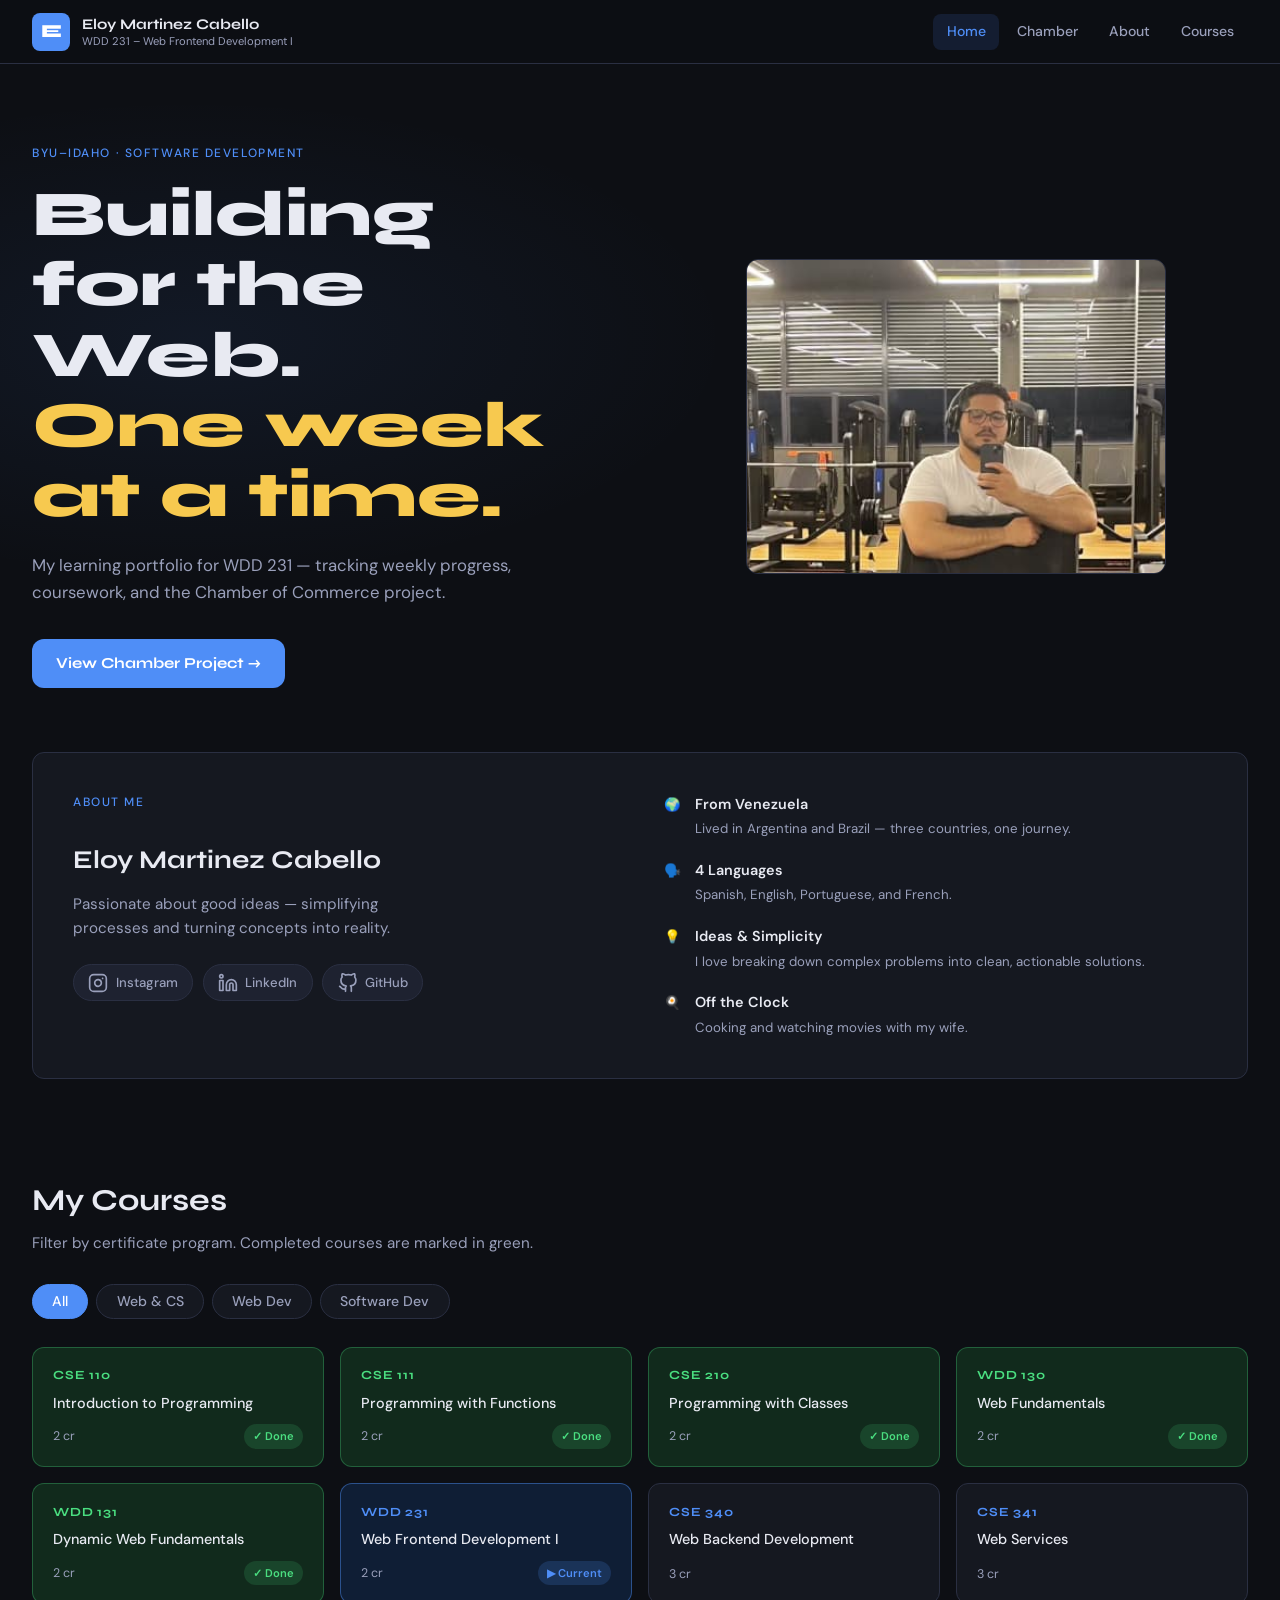
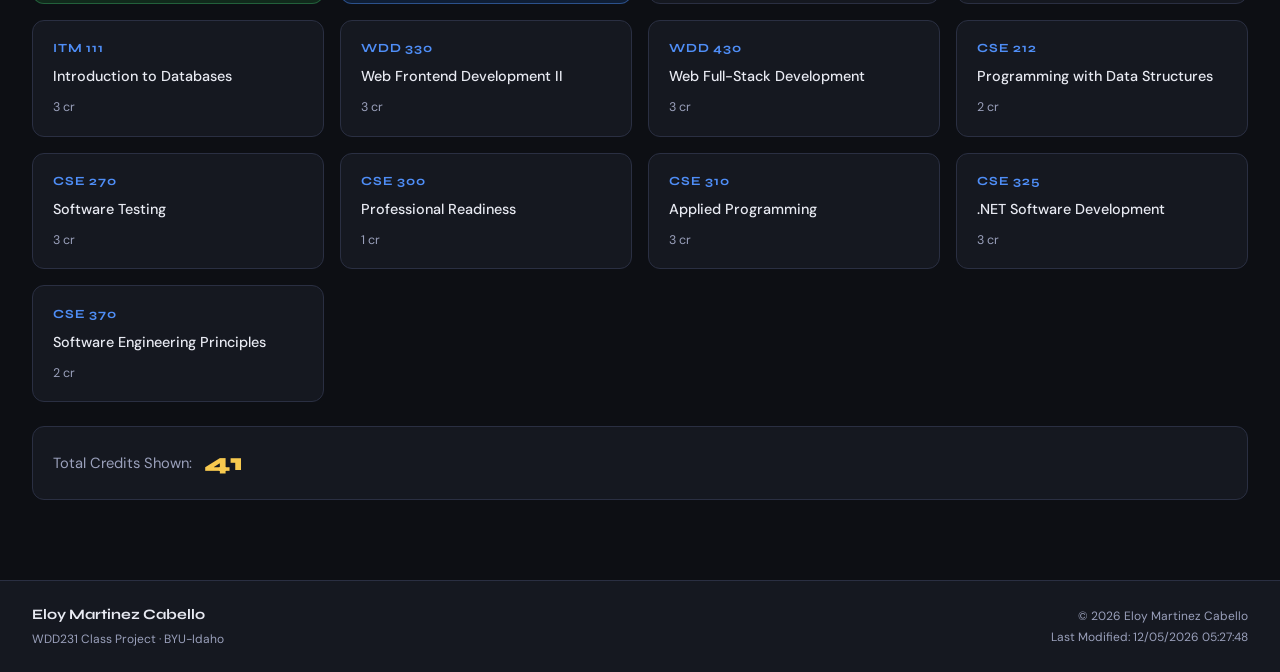
<file: index.html>
<!DOCTYPE html>
<html lang="en">
<head>
  <meta charset="UTF-8" />
  <meta name="viewport" content="width=device-width, initial-scale=1.0" />
  <meta name="description" content="WDD231 Course Home Page – Eloy Martinez Cabello, BYU-Idaho Software Development" />
  <title>WDD231 | Eloy Martinez Cabello</title>
  <link rel="preconnect" href="https://fonts.googleapis.com" />
  <link rel="preconnect" href="https://fonts.gstatic.com" crossorigin />
  <link href="https://fonts.googleapis.com/css2?family=Syne:wght@700;800&family=DM+Sans:ital,wght@0,400;0,500;1,400&display=swap" rel="stylesheet" />
  <link rel="stylesheet" href="styles/main.css" />
</head>
<body>

  <header>
    <div class="header-inner">
      <div class="logo">
        <span class="logo-mark" >E</span>
        <div class="logo-text">
          <strong>Eloy Martinez Cabello</strong>
          <span>WDD 231 &ndash; Web Frontend Development I</span>
        </div>
      </div>
      <button id="menu-toggle" aria-label="Toggle navigation menu" 
      aria-expanded="false" aria-controls="main-nav">
        <span></span><span></span><span></span>
      </button>
      <nav id="main-nav" aria-label="Main navigation">
        <ul>
          <li><a href="index.html" aria-current="page">Home</a></li>
          <li><a href="chamber/index.html">Chamber</a></li>
          <li><a href="#about">About</a></li>
          <li><a href="#courses">Courses</a></li>
        </ul>
      </nav>
    </div>
  </header>

  <main>

    <section class="hero" aria-label="Introduction">
      <div class="hero-inner">
        <div class="hero-content">
          <p class="eyebrow">BYU&ndash;Idaho &middot; Software Development</p>
          <h1>Building for the Web.<br /><em>One week at a time.</em></h1>
          <p class="hero-sub">My learning portfolio for WDD 231 &mdash; tracking weekly progress, coursework, and the Chamber of Commerce project.</p>
          <a href="chamber/index.html" class="btn-primary">View Chamber Project &rarr;</a>
        </div>
        <div class="hero-image">
          <img src="chamber/images/hero-photo.png" alt="Eloy Martinez Cabello" width="420" height="315" />
        </div>
      </div>
    </section>

    <section id="about" class="about-section" aria-labelledby="about-heading">
      <div class="about-inner">

        <div class="about-left">
          <p class="eyebrow">About Me</p>
          <h2 id="about-heading">Eloy Martinez Cabello</h2>
          <p class="about-tagline">Passionate about good ideas &mdash; simplifying processes and turning concepts into reality.</p>
          <div class="social-links" aria-label="Social media links">
            <a href="https://www.instagram.com/medicenhoy/" target="_blank" rel="noopener noreferrer" aria-label="Instagram">
              <svg xmlns="http://www.w3.org/2000/svg" width="20" height="20" viewBox="0 0 24 24" fill="none" stroke="currentColor" stroke-width="2" stroke-linecap="round" stroke-linejoin="round" ><rect x="2" y="2" width="20" height="20" rx="5" ry="5"/><path d="M16 11.37A4 4 0 1 1 12.63 8 4 4 0 0 1 16 11.37z"/><line x1="17.5" y1="6.5" x2="17.51" y2="6.5"/></svg>
              Instagram
            </a>
            <a href="https://www.linkedin.com/in/eloymarca/" target="_blank" rel="noopener noreferrer" aria-label="LinkedIn">
              <svg xmlns="http://www.w3.org/2000/svg" width="20" height="20" viewBox="0 0 24 24" fill="none" stroke="currentColor" stroke-width="2" stroke-linecap="round" stroke-linejoin="round" ><path d="M16 8a6 6 0 0 1 6 6v7h-4v-7a2 2 0 0 0-2-2 2 2 0 0 0-2 2v7h-4v-7a6 6 0 0 1 6-6z"/><rect x="2" y="9" width="4" height="12"/><circle cx="4" cy="4" r="2"/></svg>
              LinkedIn
            </a>
            <a href="https://github.com/Medicenhoy" target="_blank" rel="noopener noreferrer" aria-label="GitHub">
              <svg xmlns="http://www.w3.org/2000/svg" width="20" height="20" viewBox="0 0 24 24" fill="none" stroke="currentColor" stroke-width="2" stroke-linecap="round" stroke-linejoin="round" ><path d="M9 19c-5 1.5-5-2.5-7-3m14 6v-3.87a3.37 3.37 0 0 0-.94-2.61c3.14-.35 6.44-1.54 6.44-7A5.44 5.44 0 0 0 20 4.77 5.07 5.07 0 0 0 19.91 1S18.73.65 16 2.48a13.38 13.38 0 0 0-7 0C6.27.65 5.09 1 5.09 1A5.07 5.07 0 0 0 5 4.77a5.44 5.44 0 0 0-1.5 3.78c0 5.42 3.3 6.61 6.44 7A3.37 3.37 0 0 0 9 18.13V22"/></svg>
              GitHub
            </a>
          </div>
        </div>

        <div class="about-right">
          <ul class="about-facts">
            <li>
              <span class="fact-icon" >🌍</span>
              <div>
                <strong>From Venezuela</strong>
                <span>Lived in Argentina and Brazil &mdash; three countries, one journey.</span>
              </div>
            </li>
            <li>
              <span class="fact-icon" >🗣️</span>
              <div>
                <strong>4 Languages</strong>
                <span>Spanish, English, Portuguese, and French.</span>
              </div>
            </li>
            <li>
              <span class="fact-icon">💡</span>
              <div>
                <strong>Ideas &amp; Simplicity</strong>
                <span>I love breaking down complex problems into clean, actionable solutions.</span>
              </div>
            </li>
            <li>
              <span class="fact-icon">🍳</span>
              <div>
                <strong>Off the Clock</strong>
                <span>Cooking and watching movies with my wife.</span>
              </div>
            </li>
          </ul>
        </div>

      </div>
    </section>

    <section id="courses" class="courses-section" aria-labelledby="courses-heading">
      <h2 id="courses-heading">My Courses</h2>
      <p class="section-sub">Filter by certificate program. Completed courses are marked in green.</p>

      <div class="filter-bar" role="group" aria-label="Filter courses by certificate">
        <button class="filter-btn active" data-filter="all"     aria-pressed="true" >All</button>
        <button class="filter-btn"        data-filter="webcs"   aria-pressed="false">Web &amp; CS</button>
        <button class="filter-btn"        data-filter="webdev"  aria-pressed="false">Web Dev</button>
        <button class="filter-btn"        data-filter="softdev" aria-pressed="false">Software Dev</button>
      </div>

      <div id="course-list" class="course-grid" aria-live="polite" aria-label="Course list"></div>

      <div class="credits-bar" aria-live="polite">
        <span>Total Credits Shown:</span>
        <strong id="total-credits">0</strong>
      </div>
    </section>

  </main>

  <footer>
    <div class="footer-inner">
      <div class="footer-left">
        <strong>Eloy Martinez Cabello</strong>
        <span>WDD231 Class Project &middot; BYU-Idaho</span>
      </div>
      <div class="footer-right">
        <p>&copy; <span id="copyright-year"></span> Eloy Martinez Cabello</p>
        <p>Last Modified: <span id="last-modified"></span></p>
      </div>
    </div>
  </footer>

  <script src="scripts/main.js"></script>
</body>
</html>
</file>
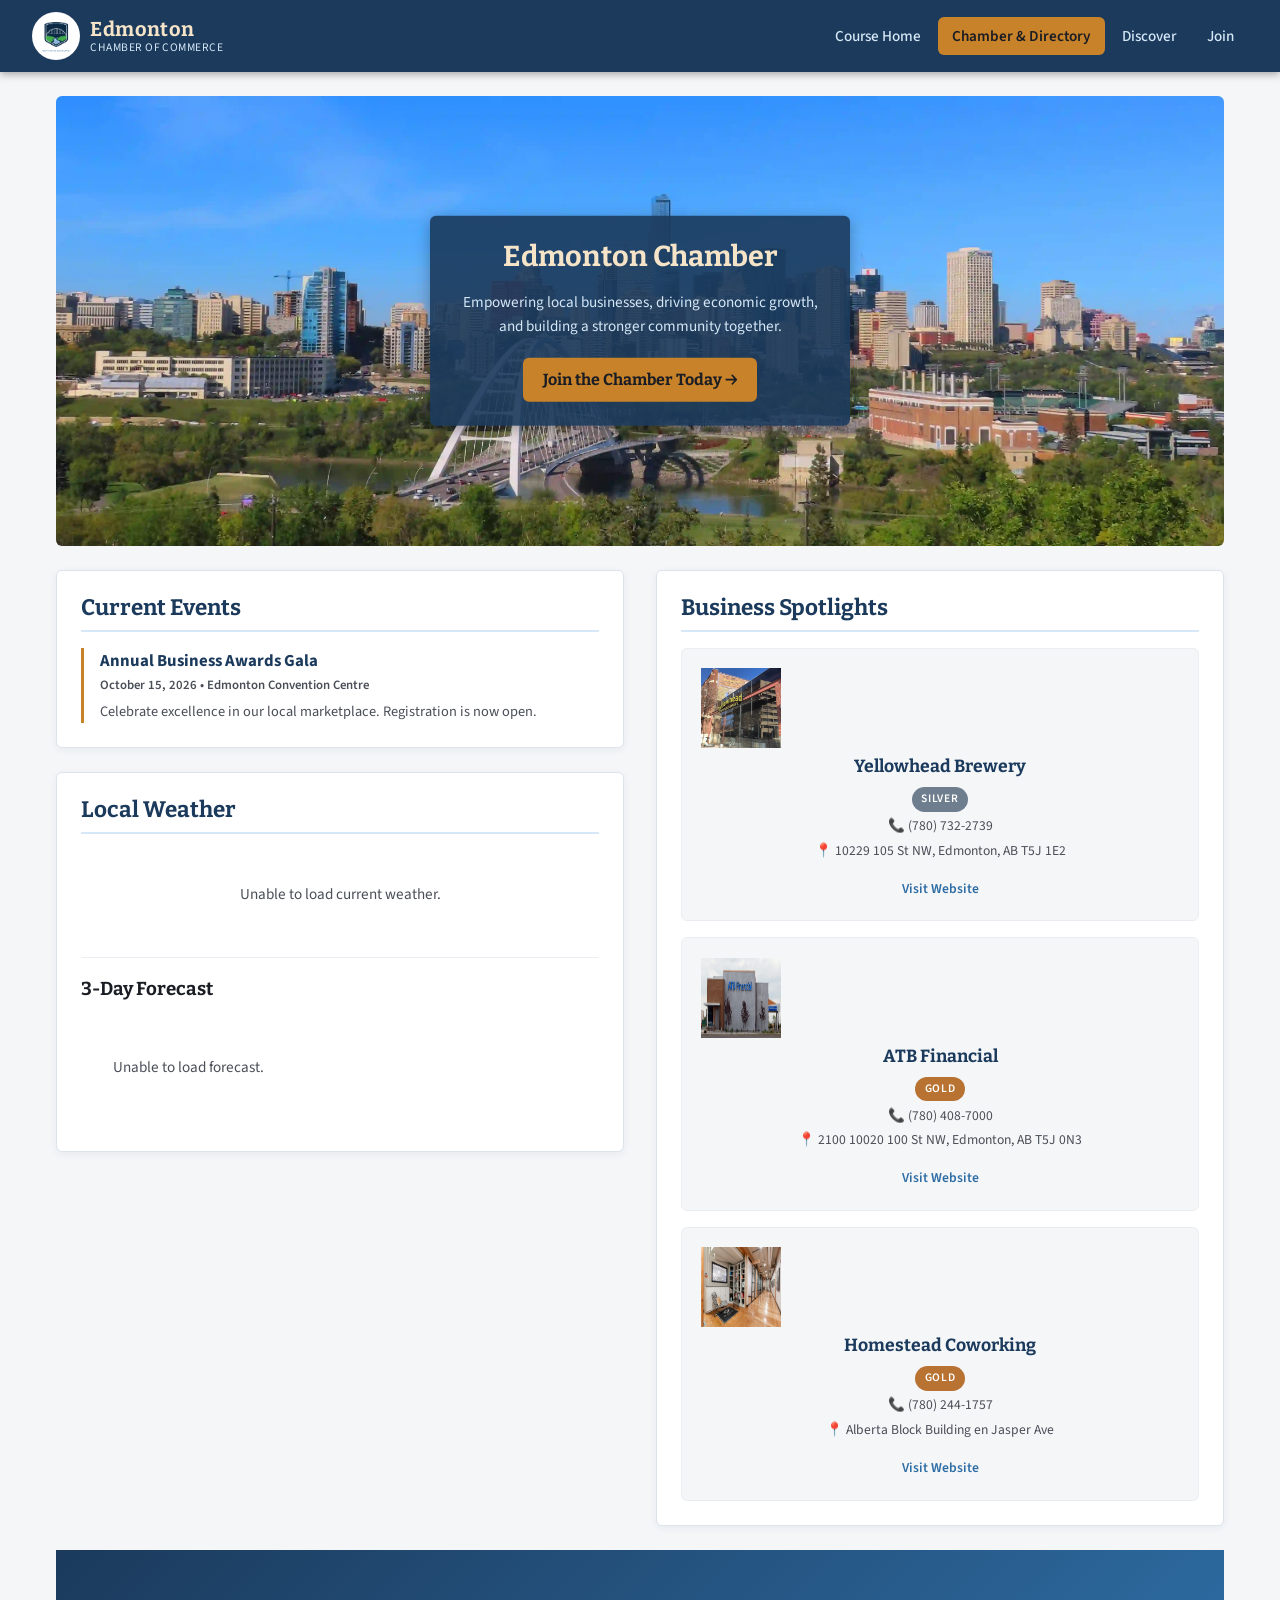
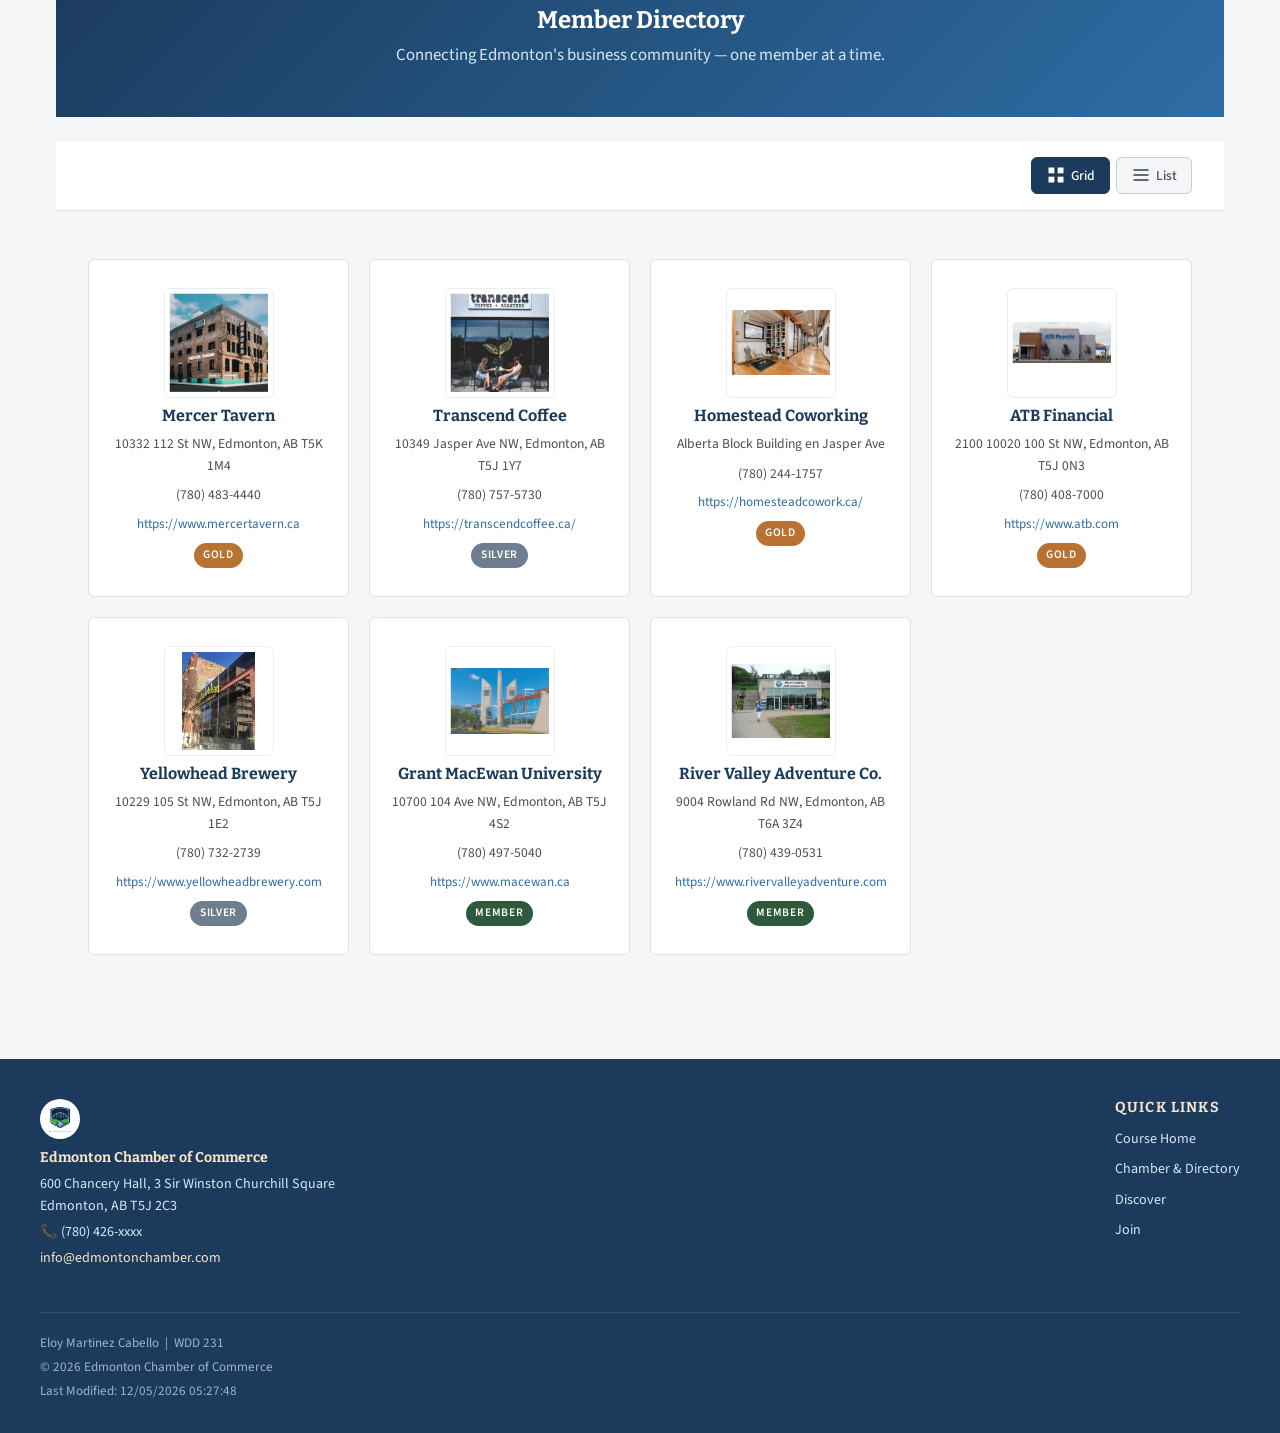
<file: chamber/index.html>
<!DOCTYPE html>
<html lang="en">
<head>
  <meta charset="UTF-8" >
  <meta name="viewport" content="width=device-width, initial-scale=1.0" >

  <title>Chamber of Commerce & Member Directory</title>
  <meta name="description" content="Welcome to the Edmonton Chamber of Commerce and our official Member Directory." >
  <meta name="author" content="Eloy Martinez Cabello" >
  <meta property="og:title" content="Home | Edmonton Chamber of Commerce">
  <meta property="og:description" content="Welcome to the Edmonton Chamber of Commerce. Connecting local businesses and driving economic growth.">
  <meta property="og:image" content="https://medicenhoy.github.io/wdd231/chamber/images/chamber-logo.jpg">
  <meta property="og:url" content="https://medicenhoy.github.io/wdd231/chamber/index.html">
  <meta property="og:type" content="website">

  <link rel="icon" href="images/favicon.png" type="image/png" />
  <link rel="stylesheet" href="styles/normalize.css" />
  <link rel="stylesheet" href="styles/small.css" />
  <link rel="stylesheet" href="styles/larger.css" />
  <link rel="preconnect" href="https://fonts.googleapis.com" />
  <link rel="preconnect" href="https://fonts.gstatic.com" crossorigin />
  <link href="https://fonts.googleapis.com/css2?family=Bitter:wght@400;600;700&family=Source+Sans+3:wght@400;500;600&display=swap" rel="stylesheet" />
  
  <script src="scripts/directory.js" defer></script>
  <script src="scripts/home.js" defer></script>
</head>
<body>

  <header>
    <div class="header-inner">
      <div class="logo-area">
        <img src="images/chamber-logo.jpg" alt="Edmonton Chamber of Commerce logo" width="60" height="60" />
        <div class="logo-text">
          <span class="logo-title">Edmonton</span>
          <span class="logo-sub">Chamber of Commerce</span>
        </div>
      </div>

      <button id="menu-toggle" aria-label="Toggle navigation menu" aria-expanded="false">
        <span class="bar"></span>
        <span class="bar"></span>
        <span class="bar"></span>
      </button>

      <nav id="main-nav" aria-label="Main navigation">
        <ul>
          <li><a href="../index.html">Course Home</a></li>
          <li><a href="index.html" class="active" aria-current="page">Chamber & Directory</a></li>
          <li><a href="discover.html">Discover</a></li>
          <li><a href="join.html">Join</a></li>
        </ul>
      </nav>
    </div>
  </header>

  <main class="home-main">
    
    <section class="hero-container" aria-label="Welcome Banner">
      <div class="hero-wrapper">
        <img src="images/edmonton-hero.webp" alt="Edmonton Downtown Skyline" class="home-hero-img" width="1200" height="500" />
        <div class="hero-cta-box">
          <h1>Edmonton Chamber</h1>
          <p>Empowering local businesses, driving economic growth, and building a stronger community together.</p>
          <a href="join.html" class="btn-cta">Join the Chamber Today &rarr;</a>
        </div>
      </div>
    </section>

    <div class="home-grid-layout">
      <div class="home-left-column">
        <section class="events-card" aria-labelledby="events-heading">
          <h2 id="events-heading">Current Events</h2>
          <ul class="events-list">
            <li>
              <strong>Annual Business Awards Gala</strong>
              <span>October 15, 2026 &bull; Edmonton Convention Centre</span>
              <p>Celebrate excellence in our local marketplace. Registration is now open.</p>
            </li>
          </ul>
        </section>

        <section class="weather-card" aria-labelledby="weather-heading">
          <h2 id="weather-heading">Local Weather</h2>
          <div id="weather-current" class="weather-current-box">
            <p>Loading current conditions...</p>
          </div>
          <hr class="weather-divider" />
          <div class="forecast-box">
            <h3>3-Day Forecast</h3>
            <div id="weather-forecast" class="forecast-grid">
              <p>Loading forecast...</p>
            </div>
          </div>
        </section>
      </div>

      <section class="spotlights-container" aria-labelledby="spotlights-heading">
        <h2 id="spotlights-heading">Business Spotlights</h2>
        <div id="spotlights-grid" class="spotlights-grid">
          <p>Loading featured members...</p>
        </div>
      </section>
    </div>

    <section class="directory-hero spaced" aria-label="Directory banner">
      <h2>Member Directory</h2>
      <p>Connecting Edmonton's business community — one member at a time.</p>
    </section>

    <div class="directory-controls">
      <div class="view-toggle">
        <button id="grid-btn" class="view-btn active" aria-label="Grid view" title="Grid view">
          <svg xmlns="http://www.w3.org/2000/svg" width="20" height="20" viewBox="0 0 24 24" fill="currentColor" aria-hidden="true">
            <rect x="3" y="3" width="7" height="7"/><rect x="14" y="3" width="7" height="7"/>
            <rect x="3" y="14" width="7" height="7"/><rect x="14" y="14" width="7" height="7"/>
          </svg>
          Grid
        </button>
        <button id="list-btn" class="view-btn" aria-label="List view" title="List view">
          <svg xmlns="http://www.w3.org/2000/svg" width="20" height="20" viewBox="0 0 24 24" fill="currentColor" aria-hidden="true">
            <rect x="3" y="5" width="18" height="2"/><rect x="3" y="11" width="18" height="2"/><rect x="3" y="17" width="18" height="2"/>
          </svg>
          List
        </button>
      </div>
    </div>

    <section id="members-container" class="members-grid" aria-live="polite" aria-label="Chamber members">
    </section>

  </main>

  <footer>
    <div class="footer-inner">
      <div class="footer-brand">
        <img src="images/chamber-logo.jpg" alt="Edmonton Chamber of Commerce" width="40" height="40" />
        <p><strong>Edmonton Chamber of Commerce</strong></p>
        <p>600 Chancery Hall, 3 Sir Winston Churchill Square<br />Edmonton, AB T5J 2C3</p>
        <p>📞 (780) 426-xxxx</p>
        <p><a href="mailto:info@edmontonchamber.com">info@edmontonchamber.com</a></p>
      </div>

      <div class="footer-nav">
        <h2>Quick Links</h2>
        <ul>
          <li><a href="../index.html">Course Home</a></li>
          <li><a href="index.html">Chamber & Directory</a></li>
          <li><a href="discover.html">Discover</a></li>
          <li><a href="join.html">Join</a></li>
        </ul>
      </div>

      <div class="footer-meta">
        <p>Eloy Martinez Cabello &nbsp;|&nbsp; WDD 231</p>
        <p id="footer-year"></p>
        <p>Last Modified: <span id="last-modified"></span></p>
      </div>
    </div>
  </footer>

</body>
</html>
</file>
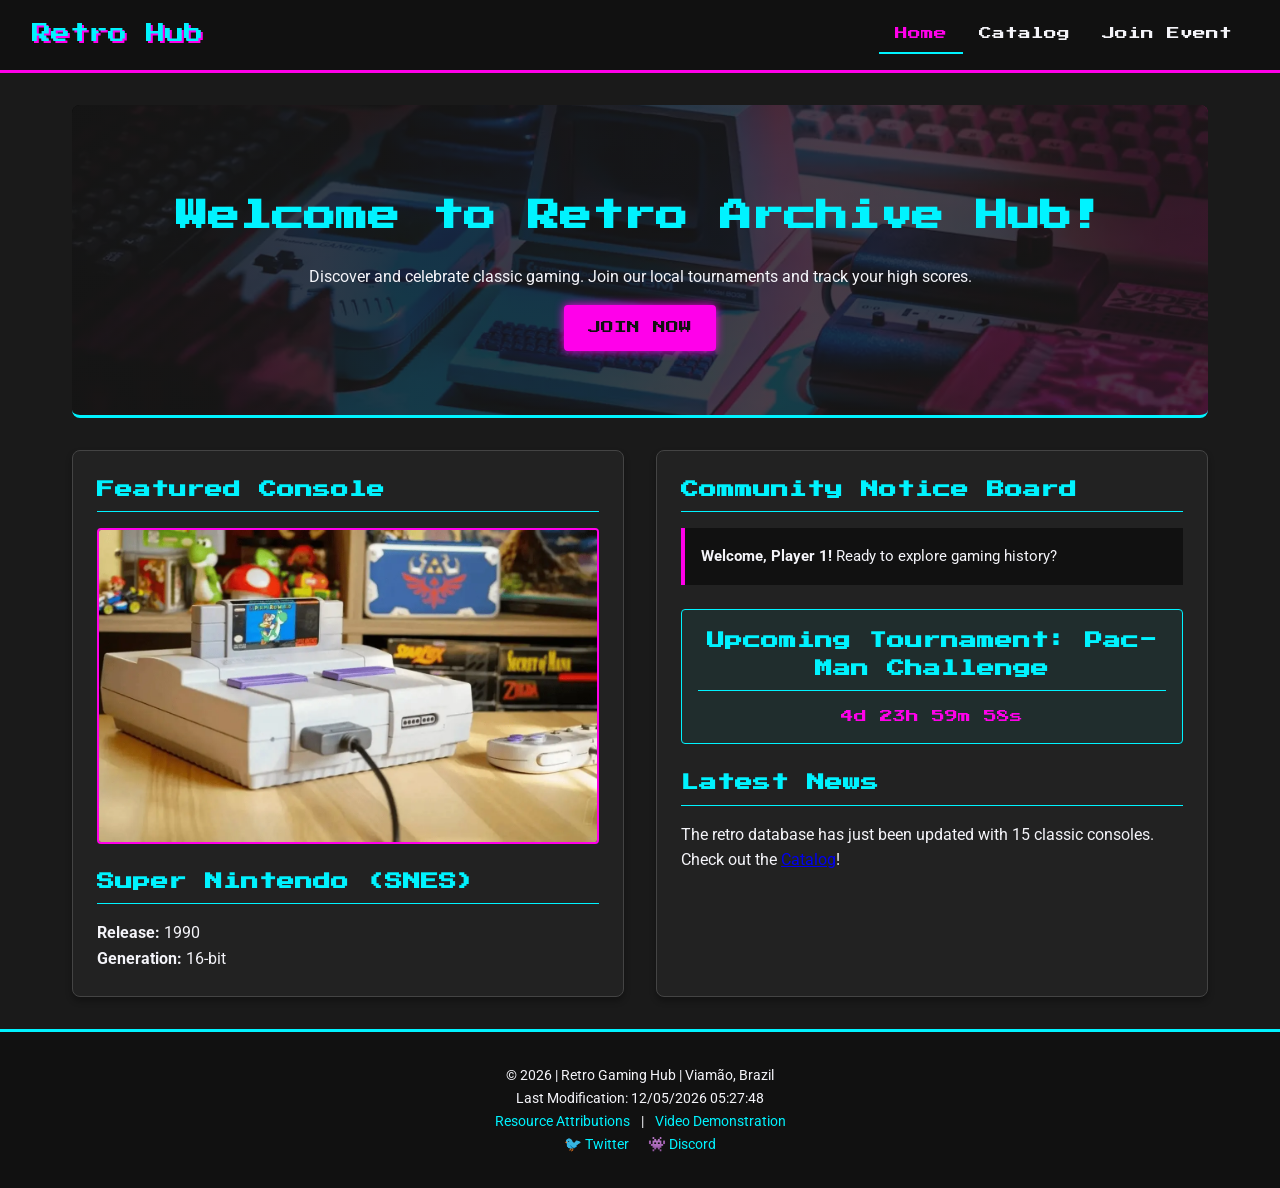
<file: project/index.html>
<!DOCTYPE html>
<html lang="en">
<head>
    <meta charset="UTF-8">
    <meta name="viewport" content="width=device-width, initial-scale=1.0">
    <title>Home - Retro Gaming Hub</title>
    <meta name="description" content="Discover classic video game consoles, local arcade tournaments, and community events at Retro Gaming Hub.">
    <meta name="author" content="Eloy Francisco Martinez Cabello">
    
    <meta property="og:title" content="Retro Gaming Hub & Event Tracker">
    <meta property="og:type" content="website">
    <meta property="og:description" content="Discover classic video game consoles, local arcade tournaments, and community events.">
    <meta property="og:image" content="https://medicenhoy.github.io/wdd231/project/images/hero.webp">
    <meta property="og:url" content="https://medicenhoy.github.io/wdd231/project/index.html">
    
    <link rel="icon" href="favicon.ico" type="image/x-icon">

    <link rel="preconnect" href="https://fonts.googleapis.com">
    <link rel="preconnect" href="https://fonts.gstatic.com" crossorigin>
    <link href="https://fonts.googleapis.com/css2?family=Press+Start+2P&family=Roboto:wght@300;400;700&display=swap" rel="stylesheet">
    
    <link rel="stylesheet" href="styles/normalize.css">
    <link rel="stylesheet" href="styles/main.css">
    <script src="scripts/main.js" type="module"></script>
</head>
<body>
    <header>
        <div class="logo">
            <span class="site-title">Retro Hub</span>
        </div>
        <button id="menu-btn" aria-label="Toggle navigation">☰</button>
        <nav id="nav-menu">
            <ul>
                <li><a href="index.html" class="active">Home</a></li>
                <li><a href="catalog.html">Catalog</a></li>
                <li><a href="join.html">Join Event</a></li>
            </ul>
        </nav>
    </header>

    <main>
        <section class="hero">
            <div class="hero-content">
                <h1>Welcome to Retro Archive Hub!</h1>
                <p>Discover and celebrate classic gaming. Join our local tournaments and track your high scores.</p>
                <a href="join.html" class="retro-btn">Join Now</a>
            </div>
        </section>

        <div class="home-grid">
            
            <section class="retro-card featured-console">
                <h2>Featured Console</h2>
                <img src="images/hero.webp" alt="Super Nintendo Entertainment System" width="600" height="400" loading="lazy">
                <div class="console-info">
                    <h3>Super Nintendo (SNES)</h3>
                    <p><strong>Release:</strong> 1990</p>
                    <p><strong>Generation:</strong> 16-bit</p>
                </div>
            </section>

            <section class="retro-card notice-board">
                <h2>Community Notice Board</h2>
                
                <div id="greeting-container" class="greeting">
                </div>

                <div class="tournament-timer">
                    <h3>Upcoming Tournament: Pac-Man Challenge</h3>
                    <p id="countdown">Calculating...</p>
                </div>
                
                <div class="latest-news">
                    <h3>Latest News</h3>
                    <p>The retro database has just been updated with 15 classic consoles. Check out the <a href="catalog.html">Catalog</a>!</p>
                </div>
            </section>

        </div>
    </main>

    <footer>
        <div class="footer-content">
            <p>&copy; <span id="currentyear"></span> | Retro Gaming Hub | Viamão, Brazil</p>
            <p id="lastModified"></p>
            <div class="footer-links">
                <a href="attributions.html">Resource Attributions</a> | 
                <a href="#" target="_blank">Video Demonstration</a>
            </div>
            <div class="social">
                <a href="https://twitter.com/medicenhoy">🐦 Twitter</a>
                <a href="https://discord.gg/fg3uv8prC">👾 Discord</a>
            </div>
        </div>
    </footer>
</body>
</html>
</file>
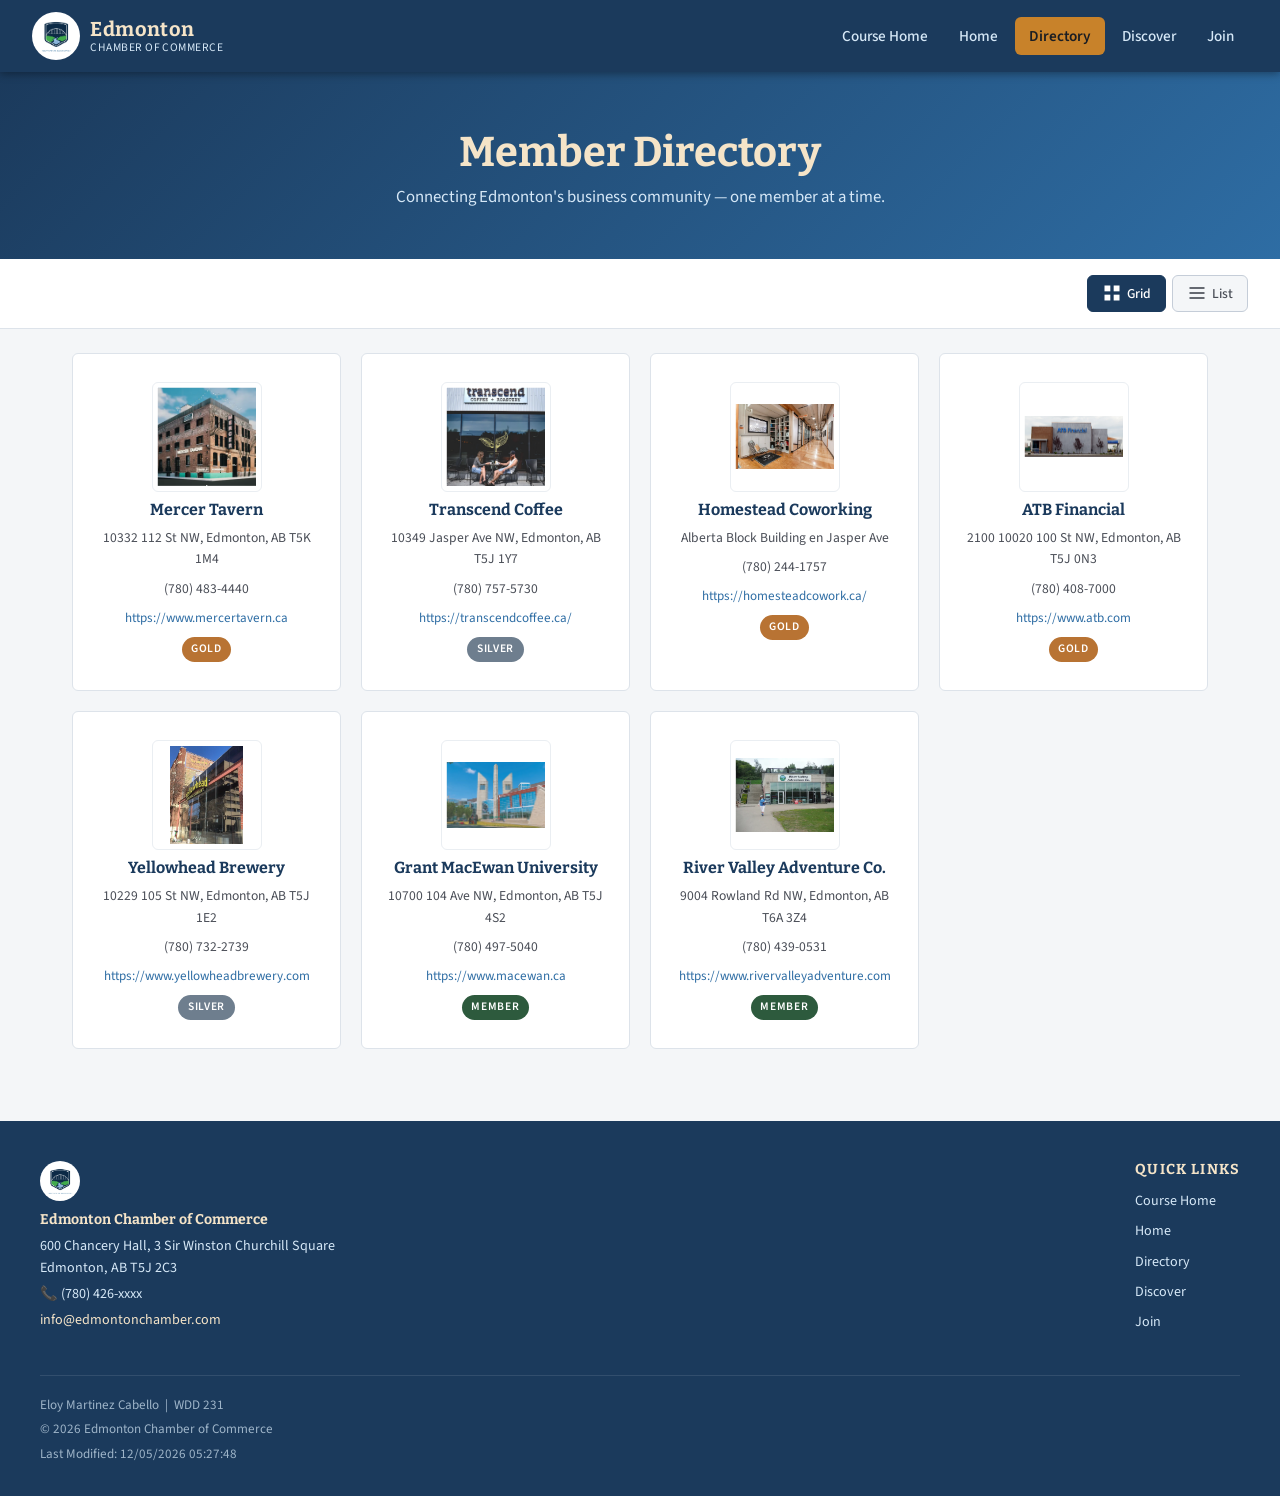
<file: chamber/directory.html>
<!DOCTYPE html>
<html lang="en">
<head>
  <meta charset="UTF-8">
  <meta name="viewport" content="width=device-width, initial-scale=1.0">

  <title>Member Directory | Edmonton Chamber of Commerce</title>
  <meta name="description" content="Browse the official member directory of the Edmonton Chamber of Commerce. Discover local businesses, services, and organizations.">
  <meta name="author" content="Eloy Martinez Cabello">

  <meta property="og:title" content="Member Directory | Edmonton Chamber of Commerce">
  <meta property="og:description" content="Browse the official member directory of the Edmonton Chamber of Commerce. Discover local businesses, services, and organizations.">
  <meta property="og:image" content="https://medicenhoy.github.io/wdd231/chamber/images/chamber-logo.jpg">
  <meta property="og:url" content="https://medicenhoy.github.io/wdd231/chamber/directory.html">
  <meta property="og:type" content="website">

  <link rel="icon" href="images/favicon.png" type="image/png">
  <link rel="stylesheet" href="styles/normalize.css">
  <link rel="stylesheet" href="styles/small.css">
  <link rel="stylesheet" href="styles/larger.css">
  <link rel="preconnect" href="https://fonts.googleapis.com">
  <link rel="preconnect" href="https://fonts.gstatic.com" crossorigin>
  <link href="https://fonts.googleapis.com/css2?family=Bitter:wght@400;600;700&family=Source+Sans+3:wght@400;500;600&display=swap" rel="stylesheet">
  
  <script src="scripts/directory.js" defer></script>
</head>
<body>

  <header>
    <div class="header-inner">
      <div class="logo-area">
        <img src="images/chamber-logo.jpg" alt="Edmonton Chamber of Commerce logo" width="60" height="60">
        <div class="logo-text">
          <span class="logo-title">Edmonton</span>
          <span class="logo-sub">Chamber of Commerce</span>
        </div>
      </div>

      <button id="menu-toggle" aria-label="Toggle navigation menu" aria-expanded="false">
        <span class="bar"></span>
        <span class="bar"></span>
        <span class="bar"></span>
      </button>

      <nav id="main-nav" aria-label="Main navigation">
        <ul>
          <li><a href="../index.html">Course Home</a></li>
          <li><a href="index.html">Home</a></li>
          <li><a href="directory.html" class="active" aria-current="page">Directory</a></li>
          <li><a href="discover.html">Discover</a></li>
          <li><a href="join.html">Join</a></li>
        </ul>
      </nav>
    </div>
  </header>

  <main>
    <section class="directory-hero">
      <h1>Member Directory</h1>
      <p>Connecting Edmonton's business community — one member at a time.</p>
    </section>

    <div class="directory-controls">
      <div class="view-toggle">
        <button id="grid-btn" class="view-btn active" aria-label="Grid view" title="Grid view">
          <svg xmlns="http://www.w3.org/2000/svg" width="20" height="20" viewBox="0 0 24 24" fill="currentColor" aria-hidden="true">
            <rect x="3" y="3" width="7" height="7"></rect><rect x="14" y="3" width="7" height="7"></rect>
            <rect x="3" y="14" width="7" height="7"></rect><rect x="14" y="14" width="7" height="7"></rect>
          </svg>
          Grid
        </button>
        <button id="list-btn" class="view-btn" aria-label="List view" title="List view">
          <svg xmlns="http://www.w3.org/2000/svg" width="20" height="20" viewBox="0 0 24 24" fill="currentColor" aria-hidden="true">
            <rect x="3" y="5" width="18" height="2"></rect><rect x="3" y="11" width="18" height="2"></rect><rect x="3" y="17" width="18" height="2"></rect>
          </svg>
          List
        </button>
      </div>
    </div>

    <section id="members-container" class="members-grid" aria-live="polite" aria-label="Chamber members">
    </section>
  </main>

  <footer>
    <div class="footer-inner">
      <div class="footer-brand">
        <img src="images/chamber-logo.jpg" alt="Edmonton Chamber of Commerce" width="40" height="40">
        <p><strong>Edmonton Chamber of Commerce</strong></p>
        <p>600 Chancery Hall, 3 Sir Winston Churchill Square<br>Edmonton, AB T5J 2C3</p>
        <p>📞 (780) 426-xxxx</p>
        <p><a href="mailto:info@edmontonchamber.com">info@edmontonchamber.com</a></p>
      </div>

      <div class="footer-nav">
        <h2>Quick Links</h2>
        <ul>
          <li><a href="../index.html">Course Home</a></li>
          <li><a href="index.html">Home</a></li>
          <li><a href="directory.html">Directory</a></li>
          <li><a href="discover.html">Discover</a></li>
          <li><a href="join.html">Join</a></li>
        </ul>
      </div>

      <div class="footer-meta">
        <p>Eloy Martinez Cabello &nbsp;|&nbsp; WDD 231</p>
        <p id="footer-year"></p>
        <p>Last Modified: <span id="last-modified"></span></p>
      </div>
    </div>
  </footer>

</body>
</html>
</file>
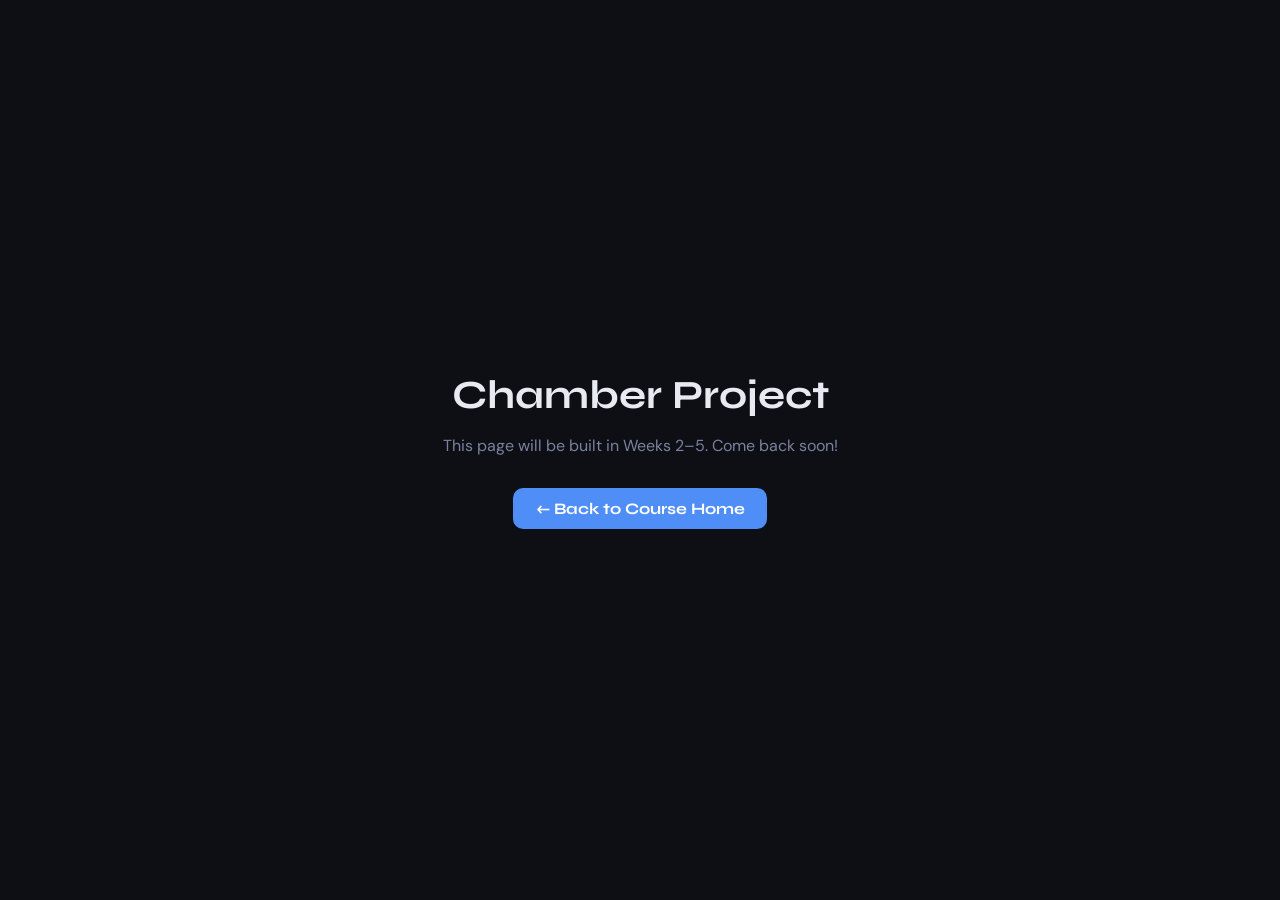
<file: chamber/directory2.html>
<!DOCTYPE html>
<html lang="en">
<head>
  <meta charset="UTF-8" />
  <meta name="viewport" content="width=device-width, initial-scale=1.0" />
  <title>Chamber of Commerce – Coming Soon</title>
  <link rel="preconnect" href="https://fonts.googleapis.com" />
  <link href="https://fonts.googleapis.com/css2?family=Syne:wght@700;800&family=DM+Sans:wght@400;500&display=swap" rel="stylesheet" />
  <style>
    :root { --accent: #4f8ef7; }
    * { box-sizing: border-box; margin: 0; padding: 0; }
    body { background: #0d0f14; color: #e8eaf2; font-family: 'DM Sans', sans-serif; min-height: 100vh; display: grid; place-items: center; text-align: center; padding: 2rem; }
    h1 { font-family: 'Syne', sans-serif; font-size: 2.5rem; margin-bottom: 1rem; }
    p { color: #7a82a0; margin-bottom: 2rem; }
    a { display: inline-block; padding: 0.7rem 1.4rem; background: var(--accent); color: #fff; border-radius: 10px; font-family: 'Syne', sans-serif; font-weight: 700; text-decoration: none; }
    a:hover { background: #3a7aee; }
  </style>
</head>
<body>
  <div>
    <h1>Chamber Project</h1>
    <p>This page will be built in Weeks 2–5. Come back soon!</p>
    <a href="../index.html">← Back to Course Home</a>
  </div>
</body>
</html>
</file>
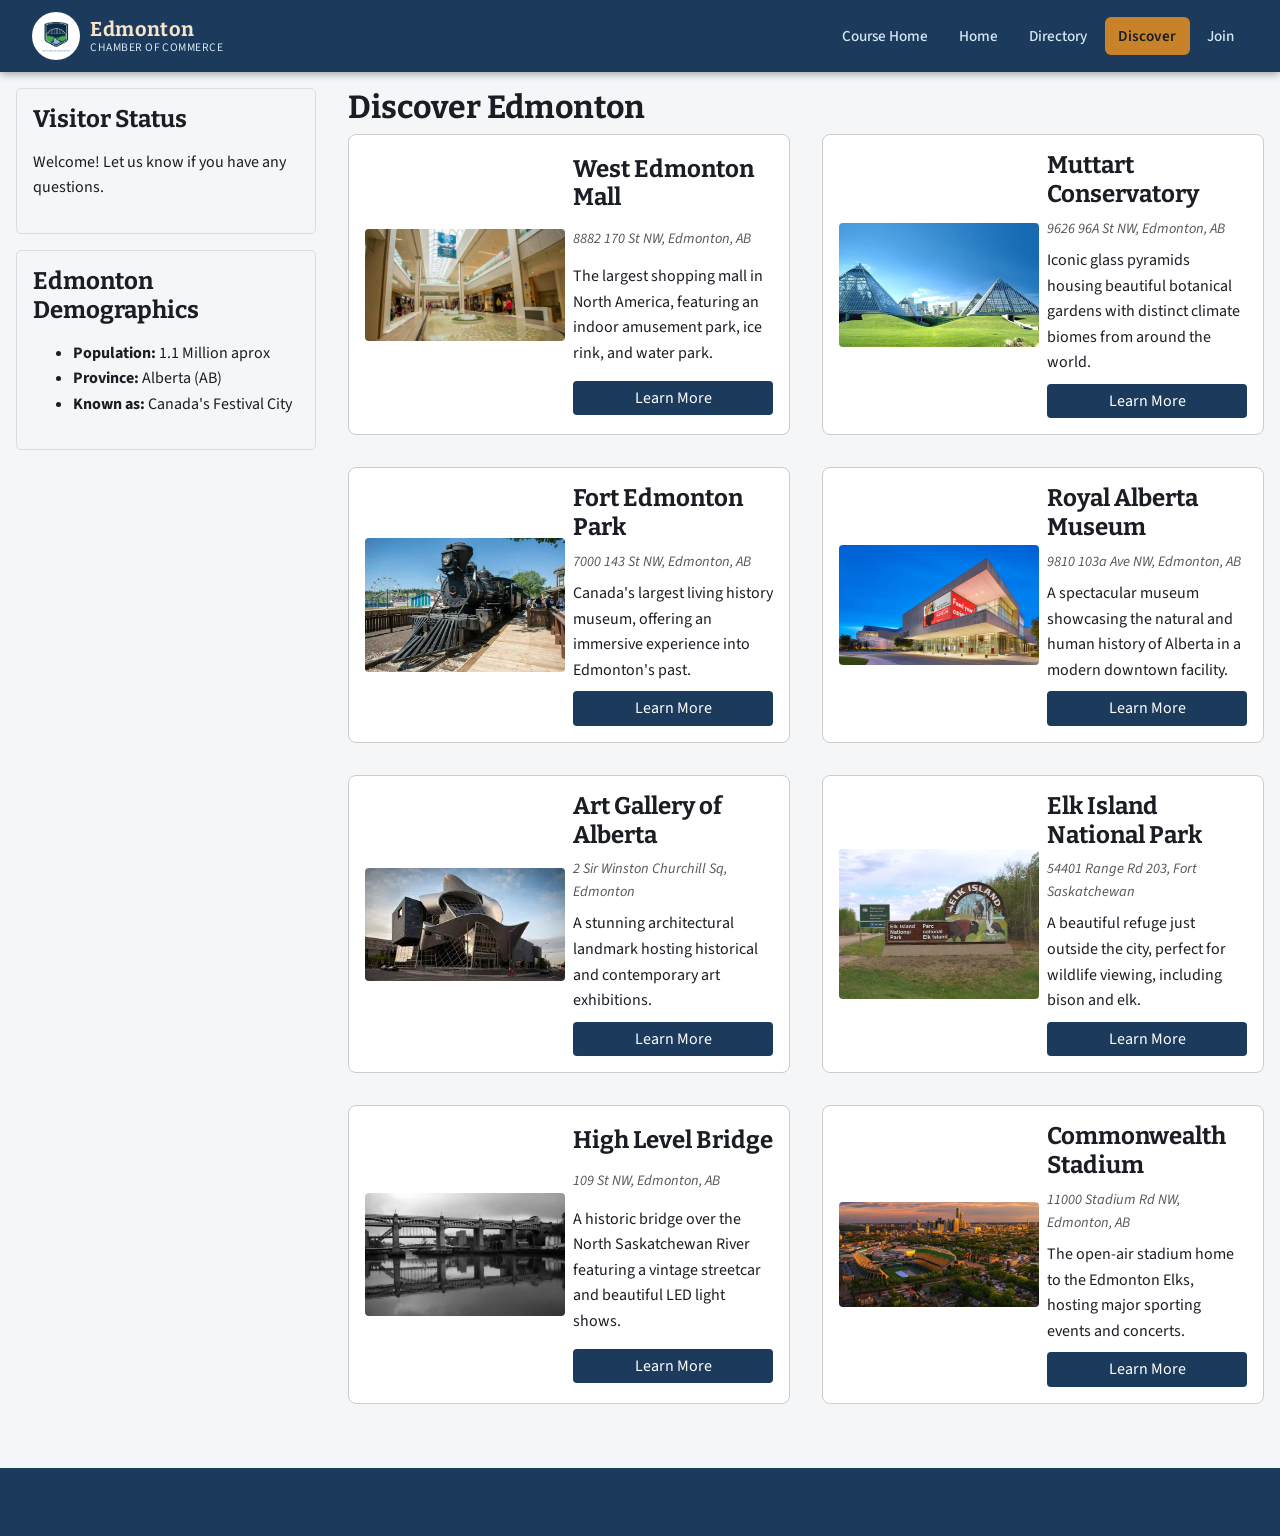
<file: chamber/discover.html>
<!DOCTYPE html>
<html lang="en">
<head>
  <meta charset="UTF-8">
  <meta name="viewport" content="width=device-width, initial-scale=1.0">

  <title>Discover Edmonton | Chamber of Commerce</title>
  <meta name="description" content="Discover the best attractions, demographics, and places of interest in Edmonton.">
  <meta name="author" content="Eloy Martinez Cabello">

  <meta property="og:title" content="Discover Edmonton | Chamber of Commerce">
  <meta property="og:description" content="Explore the best attractions, demographics, and places of interest in Edmonton, Alberta.">  <meta property="og:image" content="https://medicenhoy.github.io/wdd231/chamber/images/chamber-logo.jpg">
  <meta property="og:url" content="https://medicenhoy.github.io/wdd231/chamber/discover.html">
  <meta property="og:type" content="website">

  <link rel="icon" href="images/favicon.png" type="image/png">
  <link rel="stylesheet" href="styles/normalize.css">
  <link rel="stylesheet" href="styles/small.css">
  <link rel="stylesheet" href="styles/larger.css">
  <link rel="preconnect" href="https://fonts.googleapis.com">
  <link rel="preconnect" href="https://fonts.gstatic.com" crossorigin>
  <link href="https://fonts.googleapis.com/css2?family=Bitter:wght@400;600;700&family=Source+Sans+3:wght@400;500;600&display=swap" rel="stylesheet">
  
  <script type="module" src="scripts/discover.js"></script>
</head>
<body>

  <header>
    <div class="header-inner">
      <div class="logo-area">
        <img src="images/chamber-logo.jpg" alt="Edmonton Chamber of Commerce logo" width="60" height="60">
        <div class="logo-text">
          <span class="logo-title">Edmonton</span>
          <span class="logo-sub">Chamber of Commerce</span>
        </div>
      </div>

      <button id="menu-toggle" aria-label="Toggle navigation menu" aria-expanded="false">
        <span class="bar"></span>
        <span class="bar"></span>
        <span class="bar"></span>
      </button>

      <nav id="main-nav" aria-label="Main navigation">
        <ul>
          <li><a href="../index.html">Course Home</a></li>
          <li><a href="index.html">Home</a></li>
          <li><a href="directory.html">Directory</a></li>
          <li><a href="discover.html" class="active" aria-current="page">Discover</a></li>
          <li><a href="join.html">Join</a></li>
        </ul>
      </nav>
    </div>
  </header>

  <main class="discover-main">
    <div class="discover-layout">
      <aside class="sidebar">
        <div class="visit-card">
          <h2>Visitor Status</h2>
          <p id="visit-message">Loading status...</p>
        </div>
        <div class="demographics-card">
          <h2>Edmonton Demographics</h2>
          <ul>
            <li><strong>Population:</strong> 1.1 Million aprox</li>
            <li><strong>Province:</strong> Alberta (AB)</li>
            <li><strong>Known as:</strong> Canada's Festival City</li>
          </ul>
        </div>
      </aside>

      <section class="gallery">
        <h1>Discover Edmonton</h1>
        <div id="places-container">
          </div>
      </section>
    </div>
  </main>

  <footer>
    </footer>

</body>
</html>
</file>
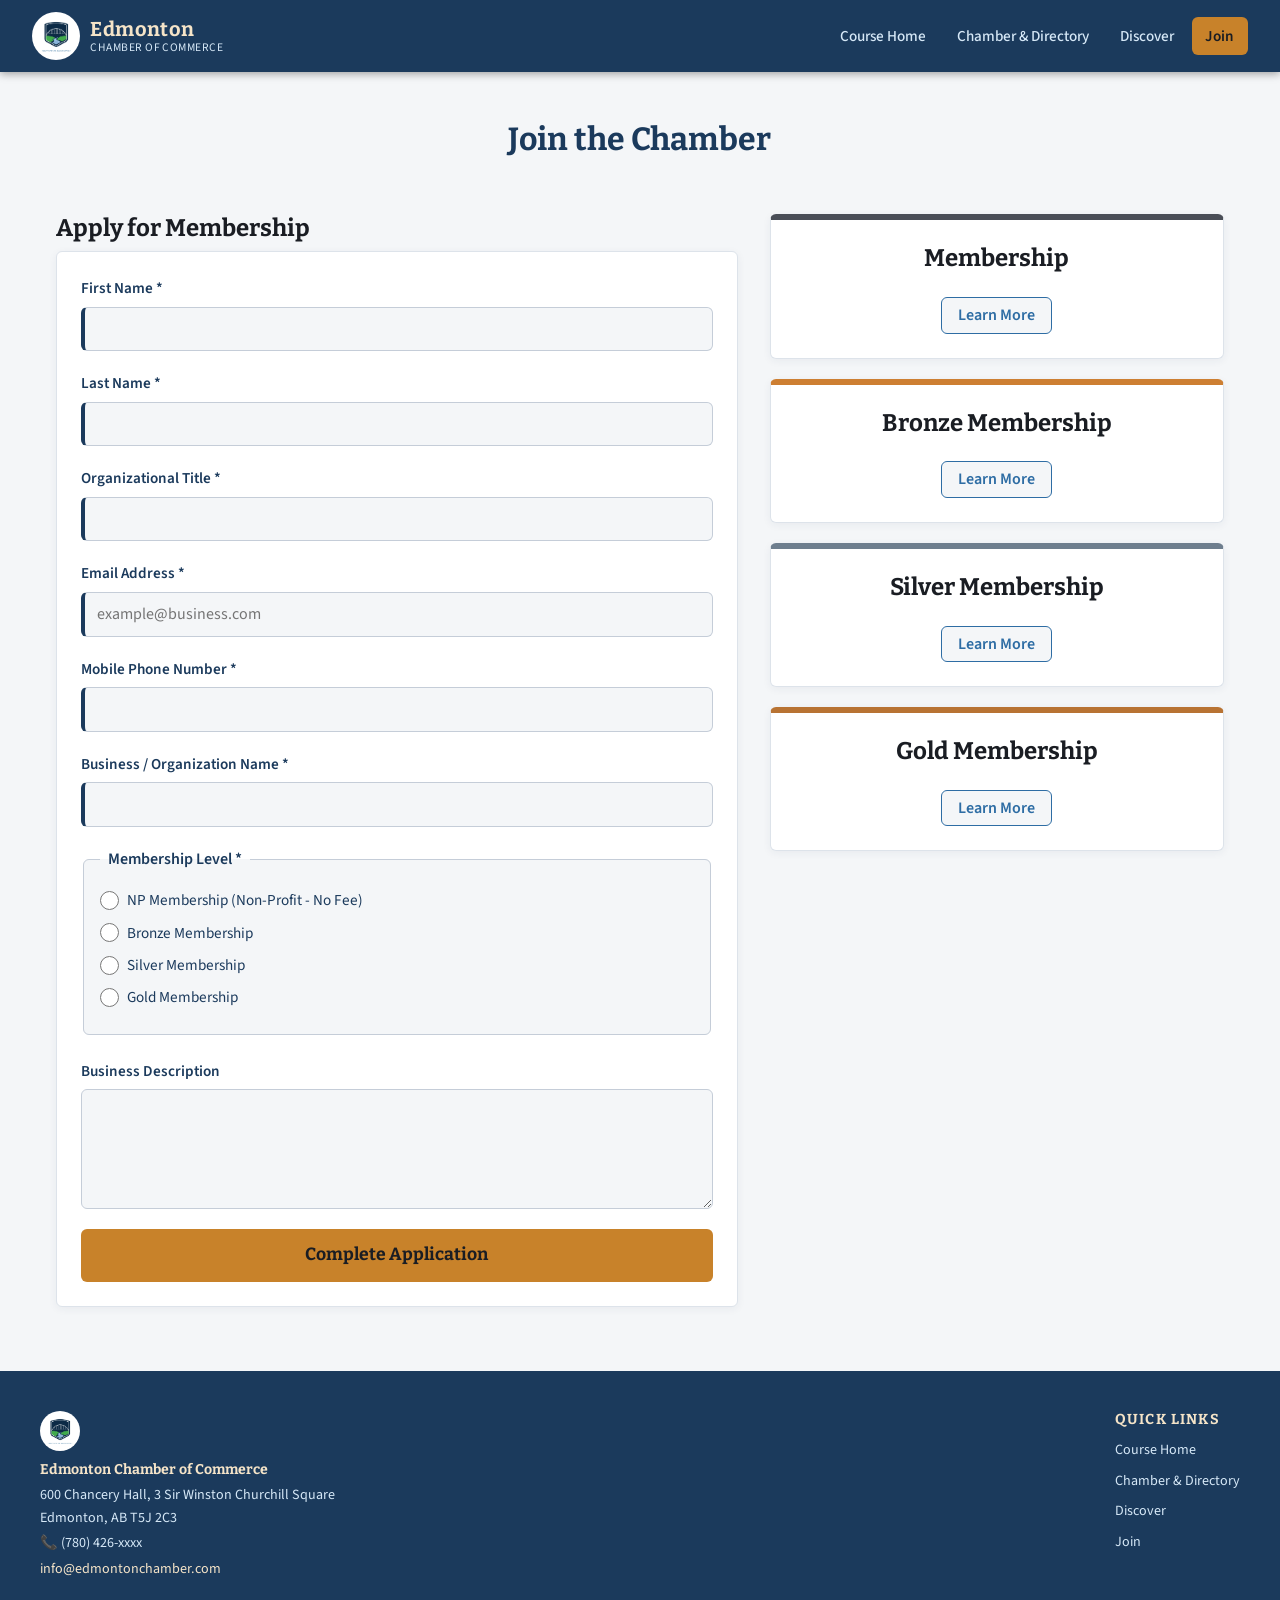
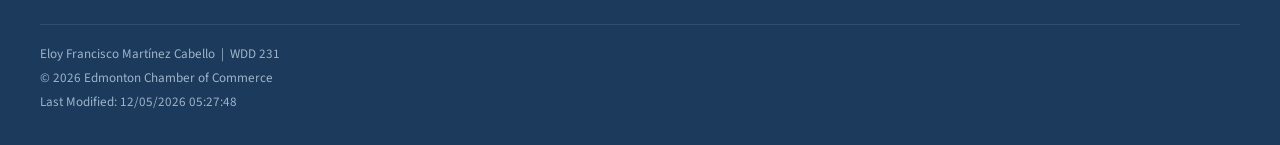
<file: chamber/join.html>
<!DOCTYPE html>
<html lang="en">
<head>
  <meta charset="UTF-8" >
  <meta name="viewport" content="width=device-width, initial-scale=1.0" >

  <title>Join the Chamber | Edmonton Chamber of Commerce</title>
  <meta name="description" content="Apply for a membership at the Edmonton Chamber of Commerce. Select a membership level and grow your business network." >
  <meta name="author" content="Eloy Francisco Martínez Cabello" >
  <meta property="og:title" content="Join | Edmonton Chamber of Commerce">
  <meta property="og:description" content="Apply to join the Edmonton Chamber of Commerce. Connecting local businesses and driving economic growth.">
  <meta property="og:image" content="https://medicenhoy.github.io/wdd231/chamber/images/chamber-logo.jpg">
  <meta property="og:url" content="https://medicenhoy.github.io/wdd231/chamber/join.html">
  <meta property="og:type" content="website">

  <link rel="icon" href="images/favicon.png" type="image/png" >
  <link rel="stylesheet" href="styles/normalize.css" >
  <link rel="stylesheet" href="styles/small.css" >
  <link rel="stylesheet" href="styles/larger.css" >
  <link rel="stylesheet" href="styles/join.css" >
  
  <link rel="preconnect" href="https://fonts.googleapis.com" >
  <link rel="preconnect" href="https://fonts.gstatic.com" crossorigin >
  <link href="https://fonts.googleapis.com/css2?family=Bitter:wght@400;600;700&family=Source+Sans+3:wght@400;500;600&display=swap" rel="stylesheet" >
  
  <script src="scripts/join.js" defer></script>
  <script src="scripts/home.js" defer></script> 
</head>
<body>

  <header>
    <div class="header-inner">
      <div class="logo-area">
        <img src="images/chamber-logo.jpg" alt="Edmonton Chamber of Commerce logo" width="60" height="60" >
        <div class="logo-text">
          <span class="logo-title">Edmonton</span>
          <span class="logo-sub">Chamber of Commerce</span>
        </div>
      </div>

      <button id="menu-toggle" aria-label="Toggle navigation menu" aria-expanded="false">
        <span class="bar"></span>
        <span class="bar"></span>
        <span class="bar"></span>
      </button>

      <nav id="main-nav" aria-label="Main navigation">
        <ul>
          <li><a href="../index.html">Course Home</a></li>
          <li><a href="index.html">Chamber & Directory</a></li>
          <li><a href="discover.html">Discover</a></li>
          <li><a href="join.html" class="active" aria-current="page">Join</a></li>
        </ul>
      </nav>
    </div>
  </header>

  <main class="join-container">
        <h1>Join the Chamber</h1>
    
    <section class="form-section">
        <h2>Apply for Membership</h2>
        <form method="get" action="thankyou.html" class="join-form">
            
            <label>
                First Name *
                <input type="text" name="firstName" required autocomplete="given-name" title="Please enter your first name.">
            </label>

            <label>
                Last Name *
                <input type="text" name="lastName" required autocomplete="family-name" title="Please enter your last name.">
            </label>

            <label>
                Organizational Title *
                <input type="text" name="orgTitle" required autocomplete="organization-title" pattern="[A-Za-z\s\-]{7,}" title="Must be at least 7 characters long and contain only letters, spaces, or hyphens.">
            </label>

            <label>
                Email Address *
                <input type="email" name="email" required autocomplete="email" placeholder="example@business.com" title="Please enter a valid email address.">
            </label>

            <label>
                Mobile Phone Number *
                <input type="tel" name="phone" required autocomplete="tel" title="Please enter your mobile phone number.">
            </label>

            <label>
                Business / Organization Name *
                <input type="text" name="organization" required autocomplete="organization" title="Please enter your company or organization name.">
            </label>

            <fieldset class="membership-selection">
                <legend>Membership Level *</legend>
                <label class="radio-label">
                    <input type="radio" name="membershipLevel" value="np" required>
                    <span>NP Membership (Non-Profit - No Fee)</span>
                </label>
                <label class="radio-label">
                    <input type="radio" name="membershipLevel" value="bronze">
                    <span>Bronze Membership</span>
                </label>
                <label class="radio-label">
                    <input type="radio" name="membershipLevel" value="silver">
                    <span>Silver Membership</span>
                </label>
                <label class="radio-label">
                    <input type="radio" name="membershipLevel" value="gold">
                    <span>Gold Membership</span>
                </label>
            </fieldset>

            <label>
                Business Description
                <textarea name="description" title="Briefly describe your business or organization."></textarea>
            </label>

            <input type="hidden" id="form-timestamp" name="timestamp">

            <button type="submit" class="submit-btn">Complete Application</button>
        </form>
    </section>

    <section class="cards-section">
        <div class="membership-card np-card">
            <h2>Membership</h2>
            <button class="open-modal-btn" data-modal="modal-np">Learn More</button>
        </div>

        <div class="membership-card bronze-card">
            <h2>Bronze Membership</h2>
            <button class="open-modal-btn" data-modal="modal-bronze">Learn More</button>
        </div>

        <div class="membership-card silver-card">
            <h2>Silver Membership</h2>
            <button class="open-modal-btn" data-modal="modal-silver">Learn More</button>
        </div>

        <div class="membership-card gold-card">
            <h2>Gold Membership</h2>
            <button class="open-modal-btn" data-modal="modal-gold">Learn More</button>
        </div>
    </section>

    <dialog id="modal-np" class="benefit-modal">
        <div class="modal-inner">
            <button class="close-modal-btn" aria-label="Close modal">&times;</button>
            <h2>Non-Profit Membership Benefits</h2>
            <p>Designed strictly for non-profit organizations and NGOs.</p>
            <ul>
                <li>Cost: Free / No Fee</li>
                <li>Basic directory listing.</li>
                <li>Access to general chamber training workshops.</li>
            </ul>
        </div>
    </dialog>

    <dialog id="modal-bronze" class="benefit-modal">
        <div class="modal-inner">
            <button class="close-modal-btn" aria-label="Close modal">&times;</button>
            <h2>Bronze Membership Benefits</h2>
            <p>Perfect for small businesses and startups looking to expand networking.</p>
            <ul>
                <li>Cost: $150 / year</li>
                <li>Standard directory listing.</li>
                <li>10% discount on chamber events tickets.</li>
                <li>Access to monthly networking mixers.</li>
            </ul>
        </div>
    </dialog>

    <dialog id="modal-silver" class="benefit-modal">
        <div class="modal-inner">
            <button class="close-modal-btn" aria-label="Close modal">&times;</button>
            <h2>Silver Membership Benefits</h2>
            <p>Our mid-tier level with advanced branding capabilities.</p>
            <ul>
                <li>Cost: $350 / year</li>
                <li>Enhanced listing with company logo.</li>
                <li>25% discount on events and advertising slots.</li>
                <li>Access to exclusive training seminars.</li>
            </ul>
        </div>
    </dialog>

    <dialog id="modal-gold" class="benefit-modal">
        <div class="modal-inner">
            <button class="close-modal-btn" aria-label="Close modal">&times;</button>
            <h2>Gold Membership Benefits</h2>
            <p>Maximum exposure, elite status, and top-tier promotional placements.</p>
            <ul>
                <li>Cost: $600 / year</li>
                <li>Premium listing at the top of the directory searches.</li>
                <li>Free admission to all chamber events (up to 3 members).</li>
                <li><strong>Home Page Spotlight placement eligibility!</strong></li>
            </ul>
        </div>
    </dialog>

  </main>

  <footer>
    <div class="footer-inner">
      <div class="footer-brand">
        <img src="images/chamber-logo.jpg" alt="Edmonton Chamber of Commerce" width="40" height="40" >
        <p><strong>Edmonton Chamber of Commerce</strong></p>
        <p>600 Chancery Hall, 3 Sir Winston Churchill Square<br>Edmonton, AB T5J 2C3</p>
        <p>📞 (780) 426-xxxx</p>
        <p><a href="mailto:info@edmontonchamber.com">info@edmontonchamber.com</a></p>
      </div>

      <div class="footer-nav">
        <h2>Quick Links</h2>
        <ul>
          <li><a href="../index.html">Course Home</a></li>
          <li><a href="index.html">Chamber & Directory</a></li>
          <li><a href="discover.html">Discover</a></li>
          <li><a href="join.html">Join</a></li>
        </ul>
      </div>

      <div class="footer-meta">
        <p>Eloy Francisco Martínez Cabello &nbsp;|&nbsp; WDD 231</p>
        <p id="footer-year"></p>
        <p>Last Modified: <span id="last-modified"></span></p>
      </div>
    </div>
  </footer>

</body>
</html>
</file>
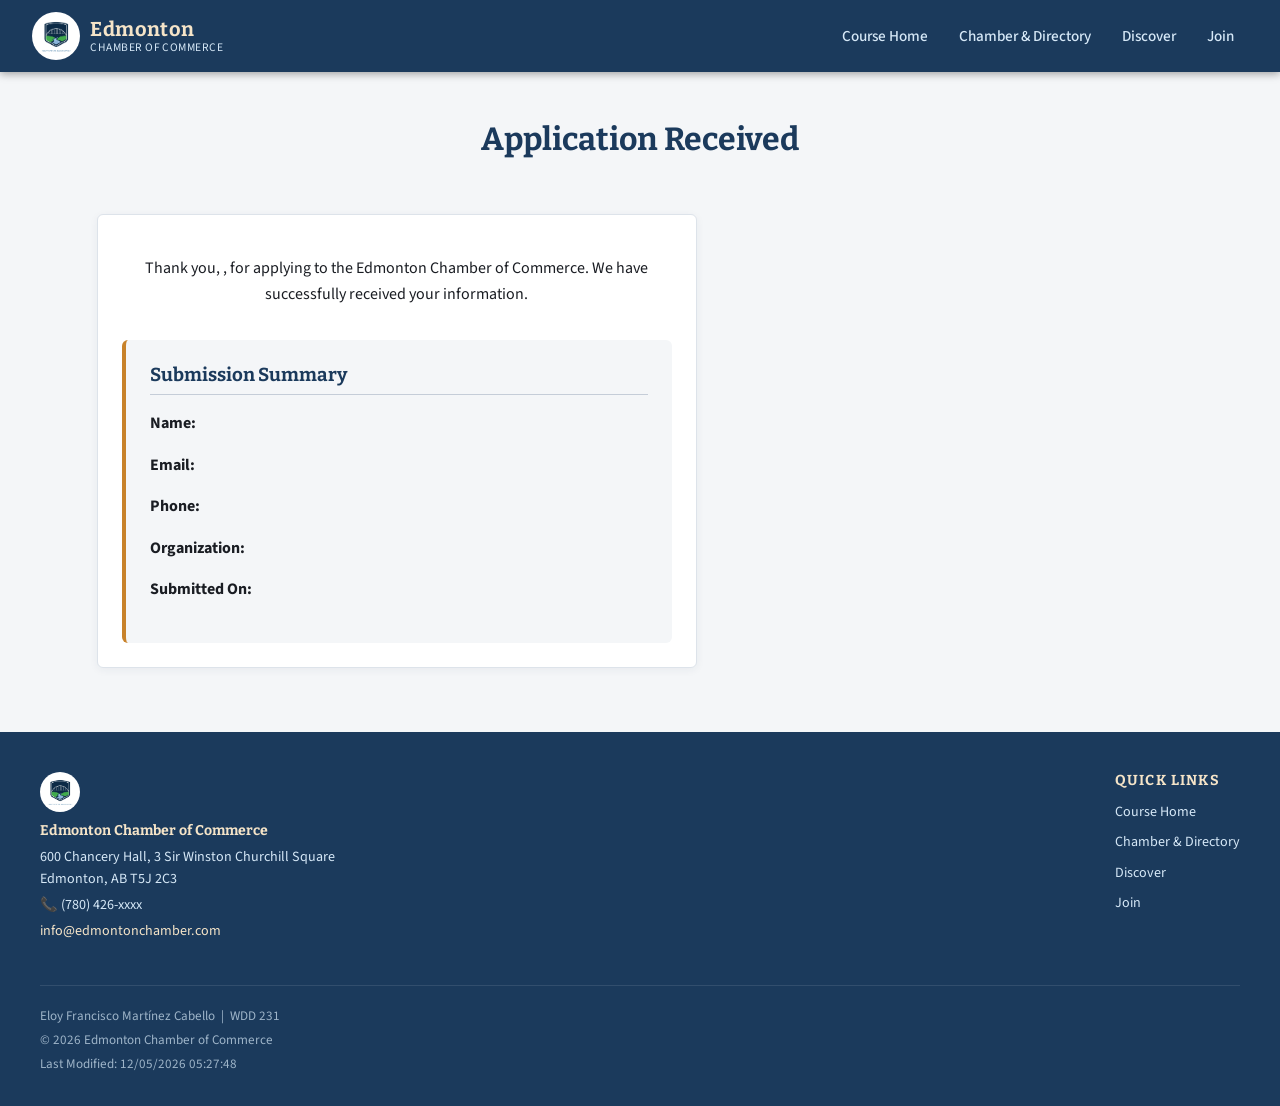
<file: chamber/thankyou.html>
<!DOCTYPE html>
<html lang="en">
<head>
  <meta charset="UTF-8" >
  <meta name="viewport" content="width=device-width, initial-scale=1.0" >

  <title>Thank You | Edmonton Chamber of Commerce</title>
  <meta name="description" content="Thank you for submitting your membership application to the Edmonton Chamber of Commerce." >
  <meta name="author" content="Eloy Francisco Martínez Cabello" >

  <link rel="icon" href="images/favicon.png" type="image/png" />
  <link rel="stylesheet" href="styles/normalize.css" />
  <link rel="stylesheet" href="styles/small.css" />
  <link rel="stylesheet" href="styles/larger.css" />
  <link rel="stylesheet" href="styles/join.css" />
  
  <link rel="preconnect" href="https://fonts.googleapis.com" />
  <link rel="preconnect" href="https://fonts.gstatic.com" crossorigin />
  <link href="https://fonts.googleapis.com/css2?family=Bitter:wght@400;600;700&family=Source+Sans+3:wght@400;500;600&display=swap" rel="stylesheet" />
  
  <script src="scripts/thankyou.js" defer></script>
  <script src="scripts/home.js" defer></script> 
</head>
<body>

  <header>
    <div class="header-inner">
      <div class="logo-area">
        <img src="images/chamber-logo.jpg" alt="Edmonton Chamber of Commerce logo" width="60" height="60" />
        <div class="logo-text">
          <span class="logo-title">Edmonton</span>
          <span class="logo-sub">Chamber of Commerce</span>
        </div>
      </div>

      <button id="menu-toggle" aria-label="Toggle navigation menu" aria-expanded="false">
        <span class="bar"></span>
        <span class="bar"></span>
        <span class="bar"></span>
      </button>

      <nav id="main-nav" aria-label="Main navigation">
        <ul>
          <li><a href="../index.html">Course Home</a></li>
          <li><a href="index.html">Chamber & Directory</a></li>
          <li><a href="discover.html">Discover</a></li>
          <li><a href="join.html">Join</a></li>
        </ul>
      </nav>
    </div>
  </header>

  <main class="join-container">
    <h1>Application Received</h1>
    
    <section class="join-form thankyou-section">
      <p class="thankyou-msg">
        Thank you, <strong id="show-first-name" class="thankyou-name"></strong>, for applying to the Edmonton Chamber of Commerce. We have successfully received your information.
      </p>

      <div class="summary-box">
        <h3 class="summary-title">Submission Summary</h3>
        <p><strong>Name:</strong> <span id="show-name"></span></p>
        <p><strong>Email:</strong> <span id="show-email"></span></p>
        <p><strong>Phone:</strong> <span id="show-phone"></span></p>
        <p><strong>Organization:</strong> <span id="show-org"></span></p>
        <p><strong>Submitted On:</strong> <span id="show-date"></span></p>
      </div>
    </section>
  </main>

  </main>

  <footer>
    <div class="footer-inner">
      <div class="footer-brand">
        <img src="images/chamber-logo.jpg" alt="Edmonton Chamber of Commerce" width="40" height="40" />
        <p><strong>Edmonton Chamber of Commerce</strong></p>
        <p>600 Chancery Hall, 3 Sir Winston Churchill Square<br />Edmonton, AB T5J 2C3</p>
        <p>📞 (780) 426-xxxx</p>
        <p><a href="mailto:info@edmontonchamber.com">info@edmontonchamber.com</a></p>
      </div>

      <div class="footer-nav">
        <h2>Quick Links</h2>
        <ul>
          <li><a href="../index.html">Course Home</a></li>
          <li><a href="index.html">Chamber & Directory</a></li>
          <li><a href="discover.html">Discover</a></li>
          <li><a href="join.html">Join</a></li>
        </ul>
      </div>

      <div class="footer-meta">
        <p>Eloy Francisco Martínez Cabello &nbsp;|&nbsp; WDD 231</p>
        <p id="footer-year"></p>
        <p>Last Modified: <span id="last-modified"></span></p>
      </div>
    </div>
  </footer>

</body>
</html>
</file>
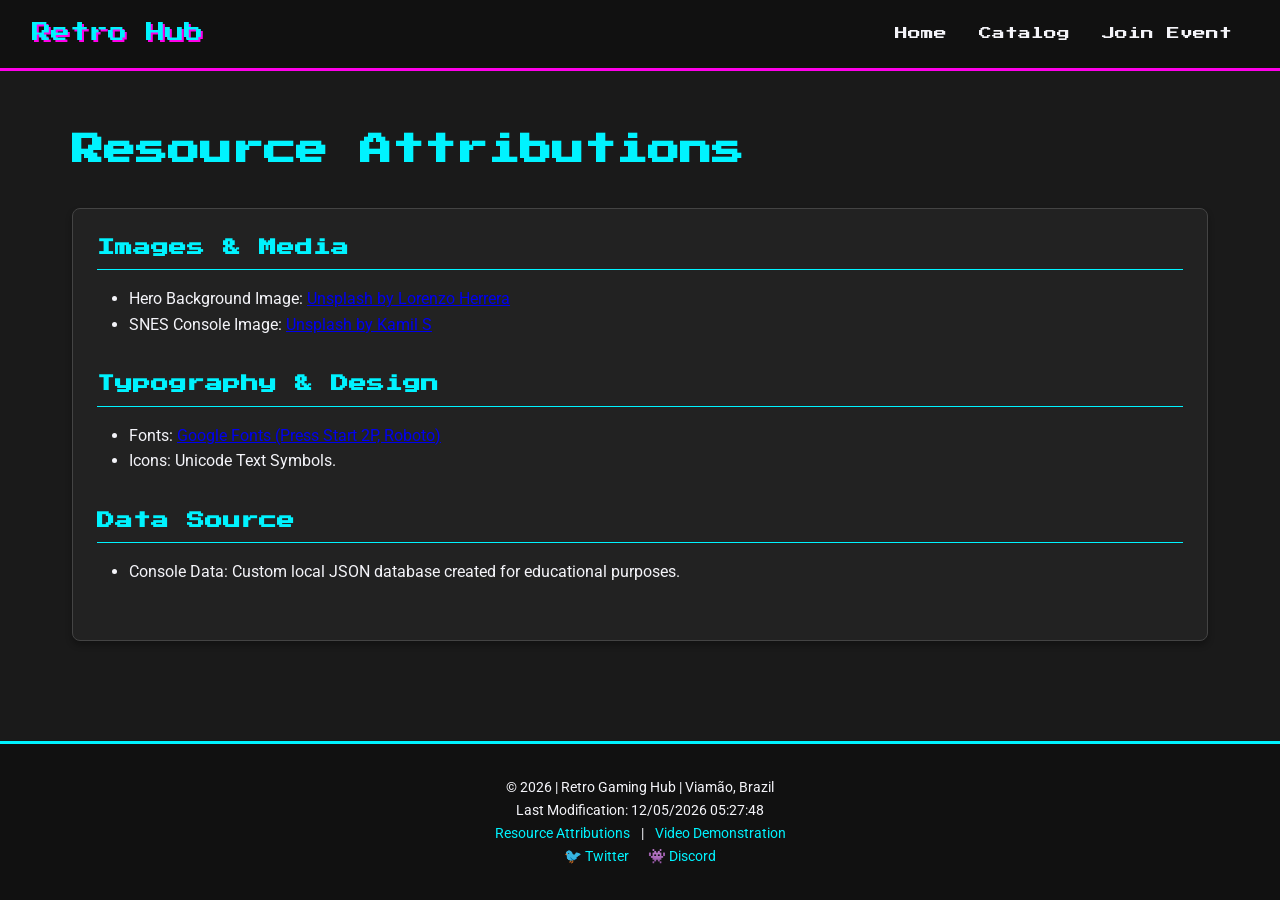
<file: project/attributions.html>
<!DOCTYPE html>
<html lang="en">
<head>
    <meta charset="UTF-8">
    <meta name="viewport" content="width=device-width, initial-scale=1.0">
    <title>Attributions - Retro Gaming Hub</title>
    <meta name="description" content="Resource attributions and credits for Retro Gaming Hub.">
    <meta name="author" content="Eloy Francisco Martinez Cabello">
    
    <meta property="og:title" content="Attributions - Retro Gaming Hub">
    <meta property="og:type" content="website">
    <meta property="og:description" content="Resource attributions and credits for the Retro Gaming Hub project.">
    <meta property="og:image" content="https://medicenhoy.github.io/wdd231/project/images/hero.webp">
    <meta property="og:url" content="https://medicenhoy.github.io/wdd231/project/attributions.html">
    
    <link rel="icon" href="favicon.ico" type="image/x-icon">
    <link rel="preconnect" href="https://fonts.googleapis.com">
    <link rel="preconnect" href="https://fonts.gstatic.com" crossorigin>
    <link href="https://fonts.googleapis.com/css2?family=Press+Start+2P&family=Roboto:wght@300;400;700&display=swap" rel="stylesheet">
    
    <link rel="stylesheet" href="styles/normalize.css">
    <link rel="stylesheet" href="styles/main.css">
    <script src="scripts/main.js" type="module" ></script>
</head>
<body>
    <header>
        <div class="logo">
            <span class="site-title">Retro Hub</span>
        </div>
        <button id="menu-btn" aria-label="Toggle navigation">☰</button>
        <nav id="nav-menu">
            <ul>
                <li><a href="index.html">Home</a></li>
                <li><a href="catalog.html">Catalog</a></li>
                <li><a href="join.html">Join Event</a></li>
            </ul>
        </nav>
    </header>

    <main>
        <h1>Resource Attributions</h1>
        <div class="retro-card attributions-card">
            <h2>Images & Media</h2>
            <ul class="attributions-list">
                <li>Hero Background Image: <a href="https://images.unsplash.com/photo-1550745165-9bc0b252726f?ixlib=rb-4.0.3&auto=format&fit=crop&w=1200&q=80" target="_blank" rel="noopener">Unsplash by Lorenzo Herrera</a></li>
                <li>SNES Console Image: <a href="https://images.unsplash.com/photo-1550745165-9bc0b252726f?ixlib=rb-4.0.3&auto=format&fit=crop&w=1200&q=80" target="_blank" rel="noopener">Unsplash by Kamil S</a></li>
            </ul>

            <h2>Typography & Design</h2>
            <ul class="attributions-list">
                <li>Fonts: <a href="https://fonts.google.com/" target="_blank" rel="noopener">Google Fonts (Press Start 2P, Roboto)</a></li>
                <li>Icons: Unicode Text Symbols.</li>
            </ul>

            <h2>Data Source</h2>
            <ul class="attributions-list">
                <li>Console Data: Custom local JSON database created for educational purposes.</li>
            </ul>
        </div>
    </main>

    <footer>
        <div class="footer-content">
            <p>&copy; <span id="currentyear"></span> | Retro Gaming Hub | Viamão, Brazil</p>
            <p id="lastModified"></p>
            <div class="footer-links">
                <a href="attributions.html">Resource Attributions</a> | 
                <a href="#" target="_blank">Video Demonstration</a>
            </div>
            <div class="social">
                <a href="https://twitter.com/medicenhoy">🐦 Twitter</a>
                <a href="https://discord.gg/fg3uv8prC">👾 Discord</a>
            </div>
        </div>
    </footer>
</body>
</html>
</file>
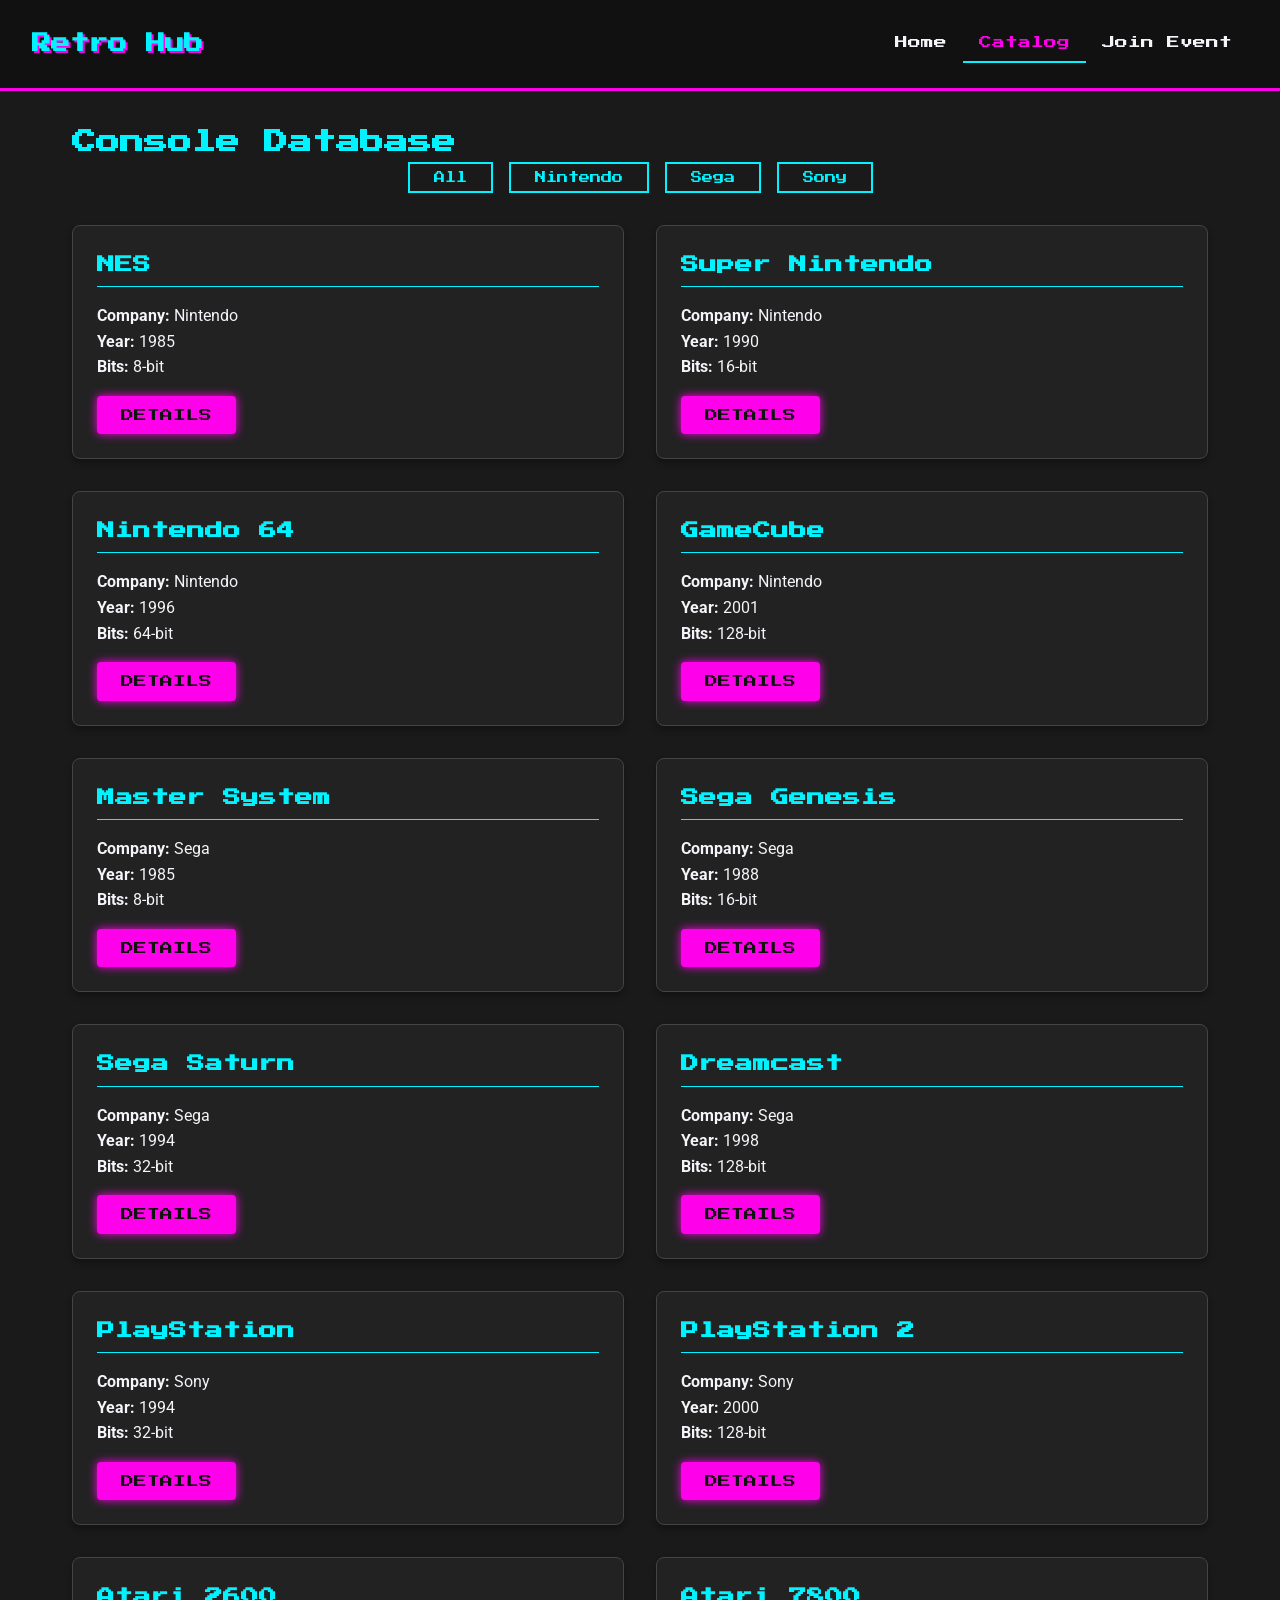
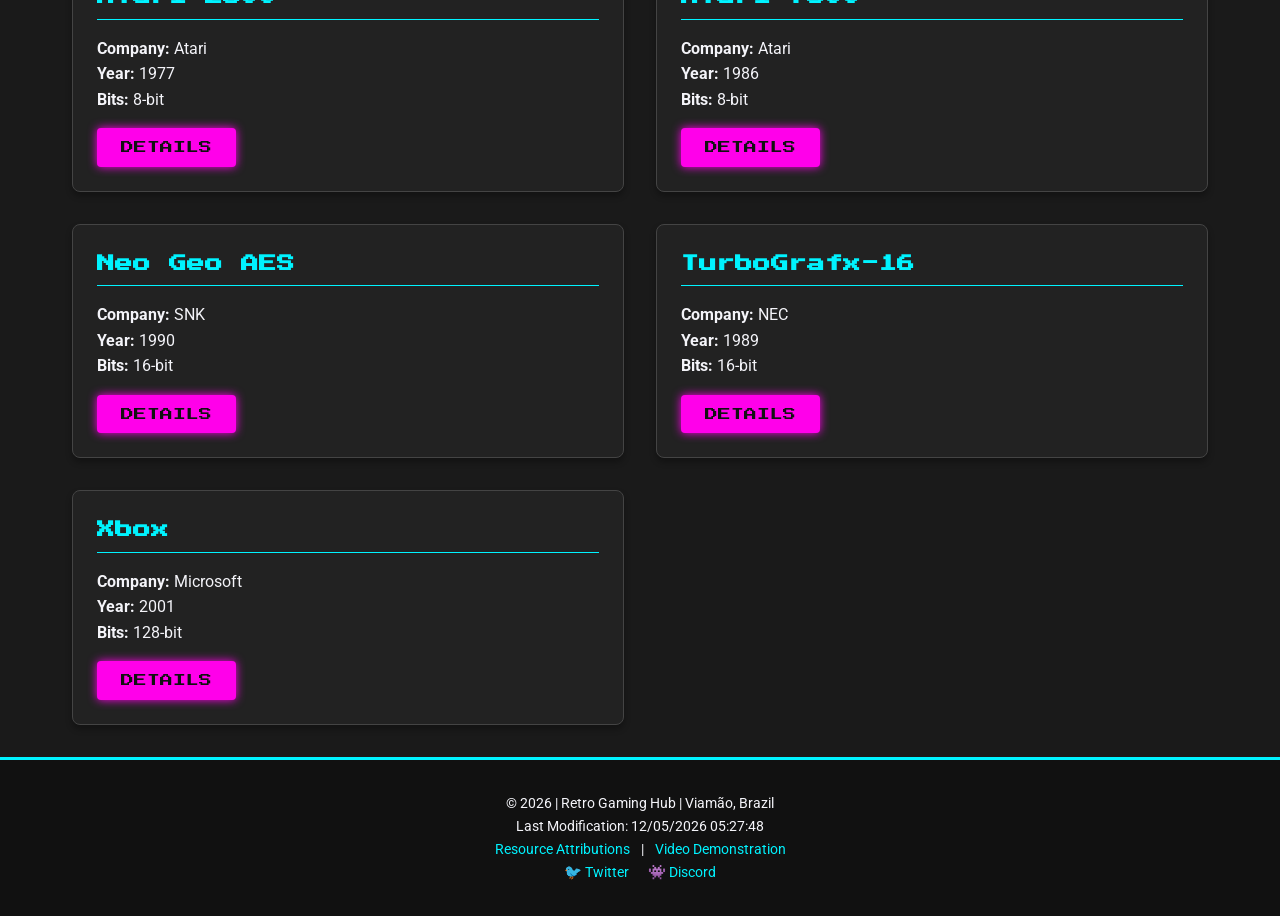
<file: project/catalog.html>
<!DOCTYPE html>
<html lang="en">
<head>
    <meta charset="UTF-8">
    <meta name="viewport" content="width=device-width, initial-scale=1.0">
    <title>Home - Retro Gaming Hub</title>
    <meta name="description" content="Discover classic video game consoles, local arcade tournaments, and community events at Retro Gaming Hub.">
    <meta name="author" content="Eloy Francisco Martinez Cabello">
    
    <meta property="og:title" content="Retro Gaming Hub & Event Tracker">
    <meta property="og:type" content="website">
    <meta property="og:description" content="Discover classic video game consoles, local arcade tournaments, and community events.">
    <meta property="og:image" content="https://medicenhoy.github.io/wdd231/project/images/hero.webp">
    <meta property="og:url" content="https://medicenhoy.github.io/wdd231/project/index.html">
    
    <link rel="icon" href="favicon.ico" type="image/x-icon">

    <link rel="preconnect" href="https://fonts.googleapis.com">
    <link rel="preconnect" href="https://fonts.gstatic.com" crossorigin>
    <link href="https://fonts.googleapis.com/css2?family=Press+Start+2P&family=Roboto:wght@300;400;700&display=swap" rel="stylesheet">
    
    <link rel="stylesheet" href="styles/normalize.css">
    <link rel="stylesheet" href="styles/main.css">
    <script src="scripts/main.js" type="module"></script>
    <script src="scripts/catalog.js" type="module"></script>
</head>
<body>
    <header>
        <div class="logo">
            <h1>Retro Hub</h1>
        </div>
        <button id="menu-btn" aria-label="Toggle navigation">☰</button>
        <nav id="nav-menu">
            <ul>
                <li><a href="index.html">Home</a></li>
                <li><a href="catalog.html" class="active">Catalog</a></li>
                <li><a href="join.html">Join Event</a></li>
            </ul>
        </nav>
    </header>

    <main>
        <h2>Console Database</h2>
        <div class="filter-controls">
            <button class="filter-btn">All</button>
            <button class="filter-btn">Nintendo</button>
            <button class="filter-btn">Sega</button>
            <button class="filter-btn">Sony</button>
        </div>
        
        <div id="catalog-grid" class="home-grid"></div>

        <dialog id="details-modal">
            <h3 id="modal-title"></h3>
            <div id="modal-info"></div>
            <button id="close-modal" class="retro-btn">Close</button>
        </dialog>
    </main>

    <footer>
        <div class="footer-content">
            <p>&copy; <span id="currentyear"></span> | Retro Gaming Hub | Viamão, Brazil</p>
            <p id="lastModified"></p>
            <div class="footer-links">
                <a href="attributions.html">Resource Attributions</a> | 
                <a href="#" target="_blank">Video Demonstration</a>
            </div>
            <div class="social">
                <a href="https://twitter.com/medicenhoy">🐦 Twitter</a>
                <a href="https://discord.gg/fg3uv8prC">👾 Discord</a>
            </div>
        </div>
    </footer>
</body>
</html>
</file>
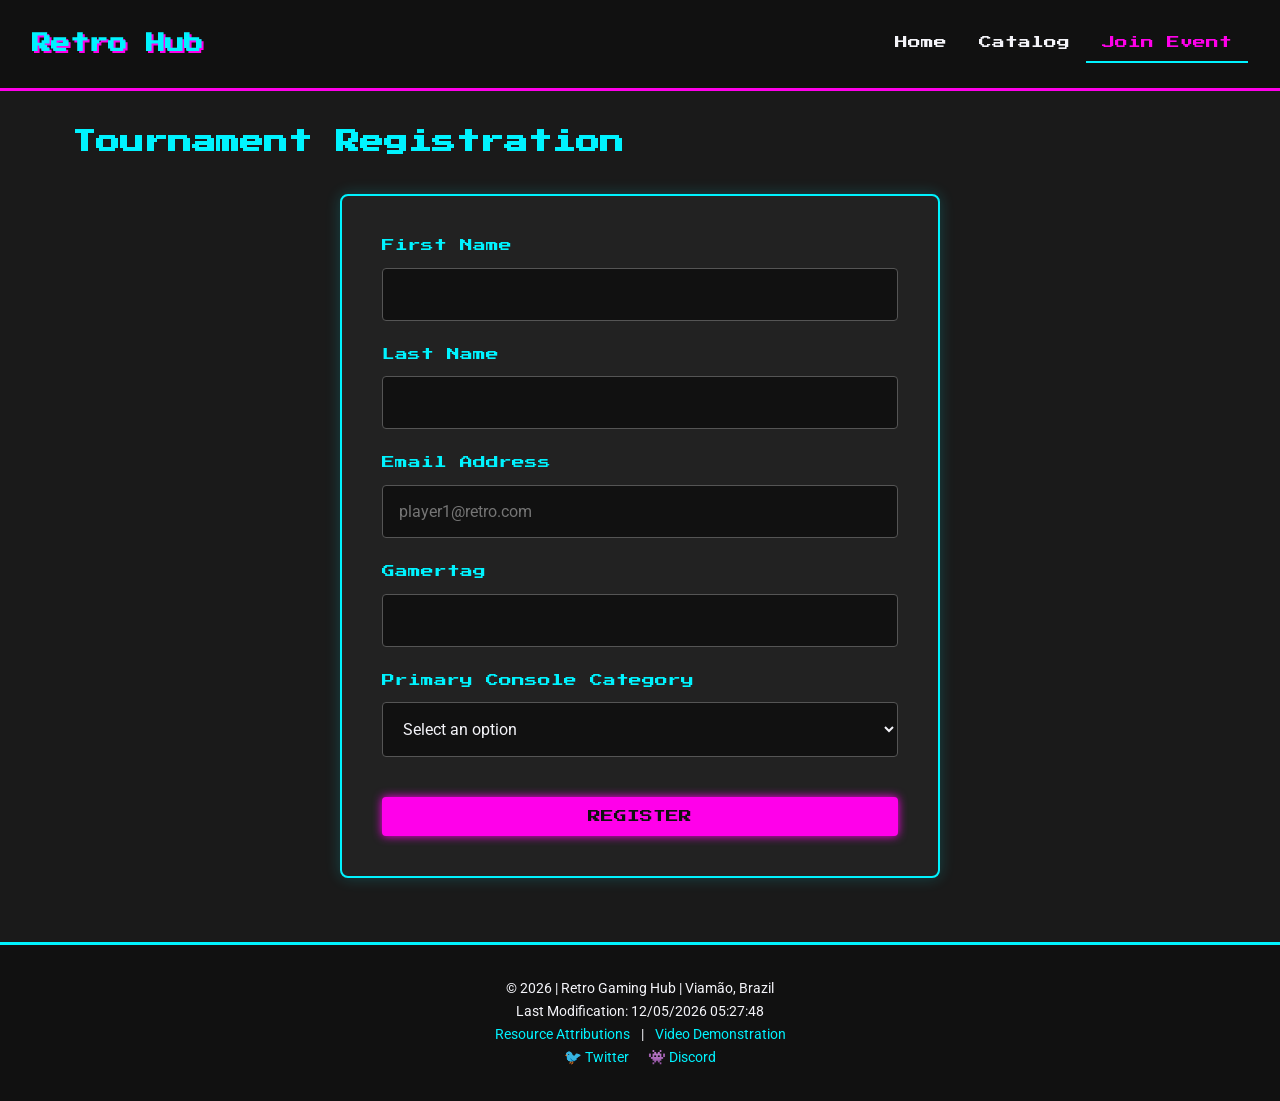
<file: project/join.html>
<!DOCTYPE html>
<html lang="en">
<head>
    <meta charset="UTF-8">
    <meta name="viewport" content="width=device-width, initial-scale=1.0">
    <title>Home - Retro Gaming Hub</title>
    <meta name="description" content="Discover classic video game consoles, local arcade tournaments, and community events at Retro Gaming Hub.">
    <meta name="author" content="Eloy Francisco Martinez Cabello">
    
    <meta property="og:title" content="Retro Gaming Hub & Event Tracker">
    <meta property="og:type" content="website">
    <meta property="og:description" content="Discover classic video game consoles, local arcade tournaments, and community events.">
    <meta property="og:image" content="https://medicenhoy.github.io/wdd231/project/images/hero.webp">
    <meta property="og:url" content="https://medicenhoy.github.io/wdd231/project/index.html">
    
    <link rel="icon" href="favicon.ico" type="image/x-icon">

    <link rel="preconnect" href="https://fonts.googleapis.com">
    <link rel="preconnect" href="https://fonts.gstatic.com" crossorigin>
    <link href="https://fonts.googleapis.com/css2?family=Press+Start+2P&family=Roboto:wght@300;400;700&display=swap" rel="stylesheet">
    
    <link rel="stylesheet" href="styles/normalize.css">
    <link rel="stylesheet" href="styles/main.css">
    <script src="scripts/main.js" type="module"></script>
</head>
<body>
    <header>
        <div class="logo">
            <h1>Retro Hub</h1>
        </div>
        <button id="menu-btn" aria-label="Toggle navigation">☰</button>
        <nav id="nav-menu">
            <ul>
                <li><a href="index.html">Home</a></li>
                <li><a href="catalog.html">Catalog</a></li>
                <li><a href="join.html" class="active">Join Event</a></li>
            </ul>
        </nav>
    </header>

    <main>
        <h2>Tournament Registration</h2>
        
        <form method="get" action="thankyou.html" class="retro-form">
            <label for="fname">First Name</label>
            <input type="text" id="fname" name="fname" required>

            <label for="lname">Last Name</label>
            <input type="text" id="lname" name="lname" required>

            <label for="email">Email Address</label>
            <input type="email" id="email" name="email" placeholder="player1@retro.com" required>

            <label for="gamertag">Gamertag</label>
            <input type="text" id="gamertag" name="gamertag" required>

            <label for="console">Primary Console Category</label>
            <select id="console" name="console" required>
                <option value="" disabled selected>Select an option</option>
                <option value="Nintendo 16-bit">Nintendo 16-bit</option>
                <option value="Sega 16-bit">Sega 16-bit</option>
                <option value="Sony 32-bit">Sony 32-bit</option>
                <option value="Arcade Cabinet">Arcade Cabinet</option>
            </select>

            <button type="submit" class="retro-btn view-btn">Register</button>
        </form>
    </main>

    <footer>
        <div class="footer-content">
            <p>&copy; <span id="currentyear"></span> | Retro Gaming Hub | Viamão, Brazil</p>
            <p id="lastModified"></p>
            <div class="footer-links">
                <a href="attributions.html">Resource Attributions</a> | 
                <a href="#" target="_blank">Video Demonstration</a>
            </div>
            <div class="social">
                <a href="https://twitter.com/medicenhoy">🐦 Twitter</a>
                <a href="https://discord.gg/fg3uv8prC">👾 Discord</a>
            </div>
        </div>
    </footer>
</body>
</html>
</file>
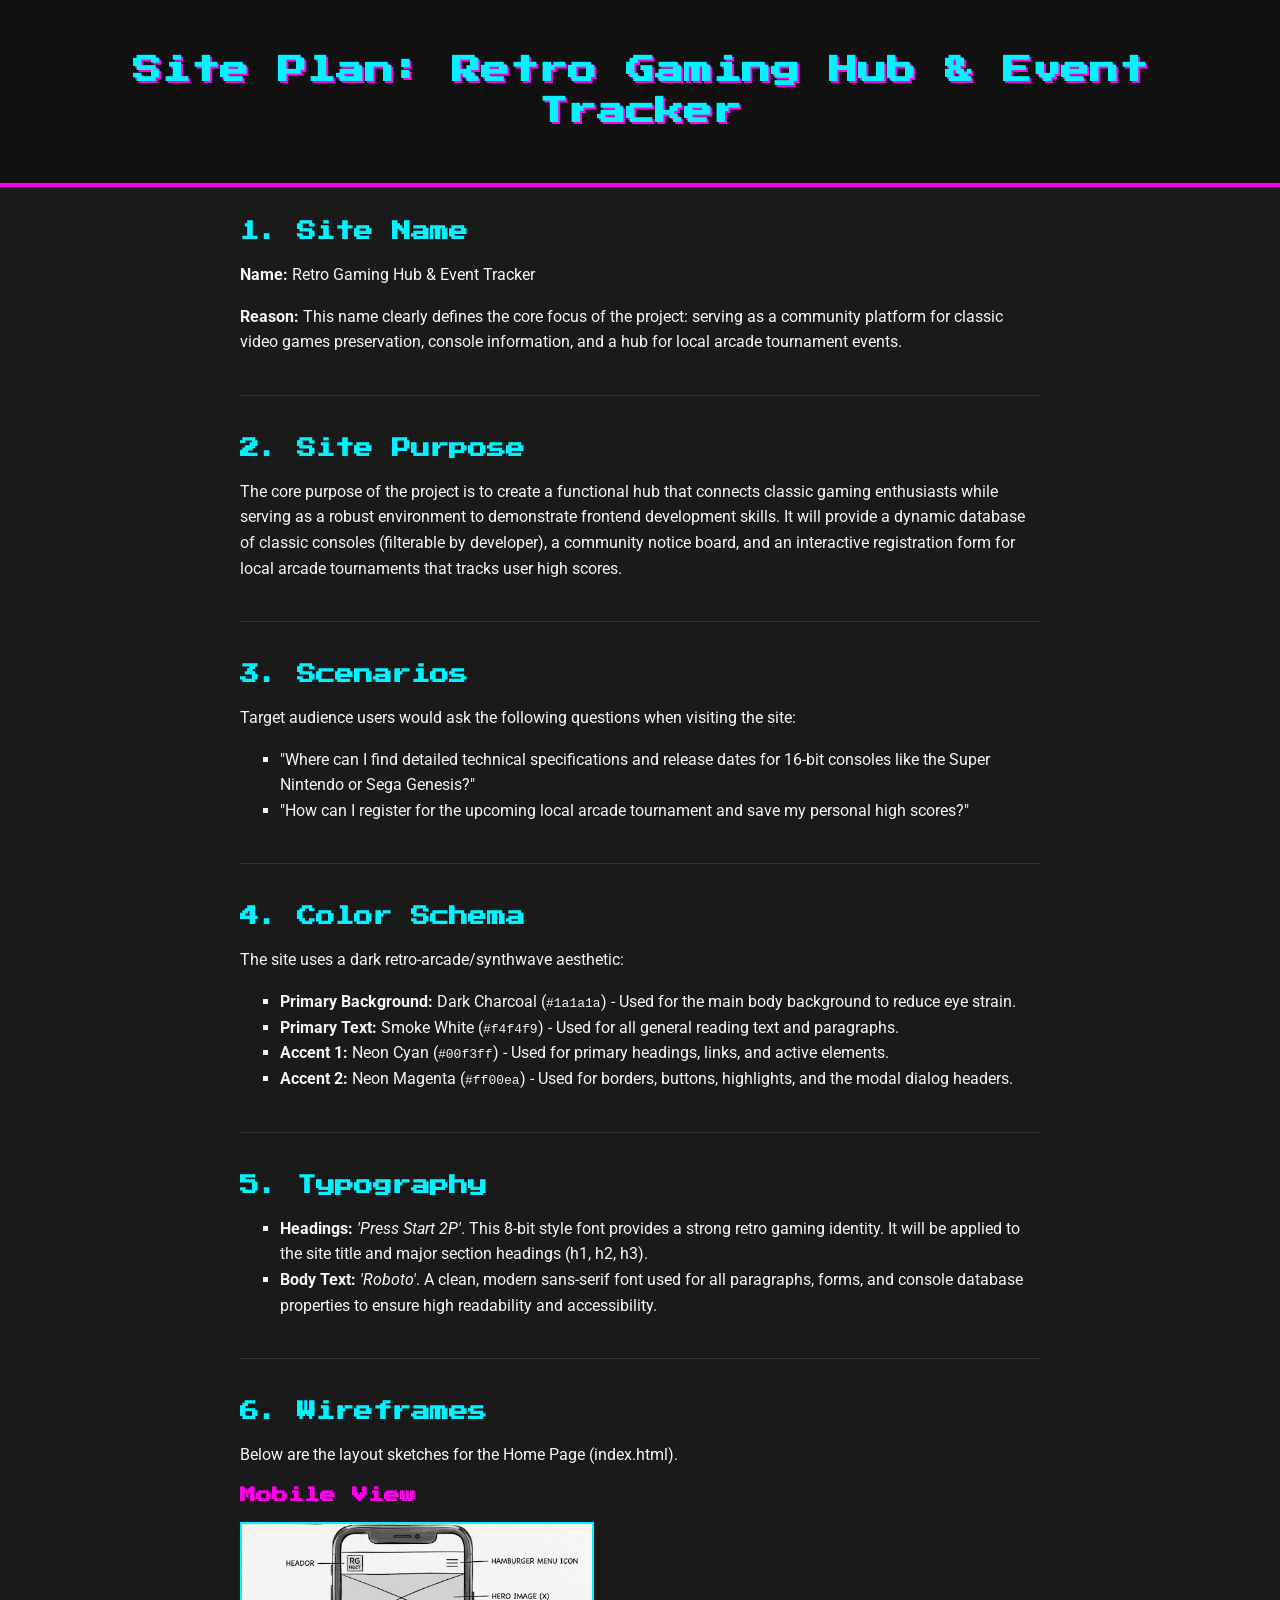
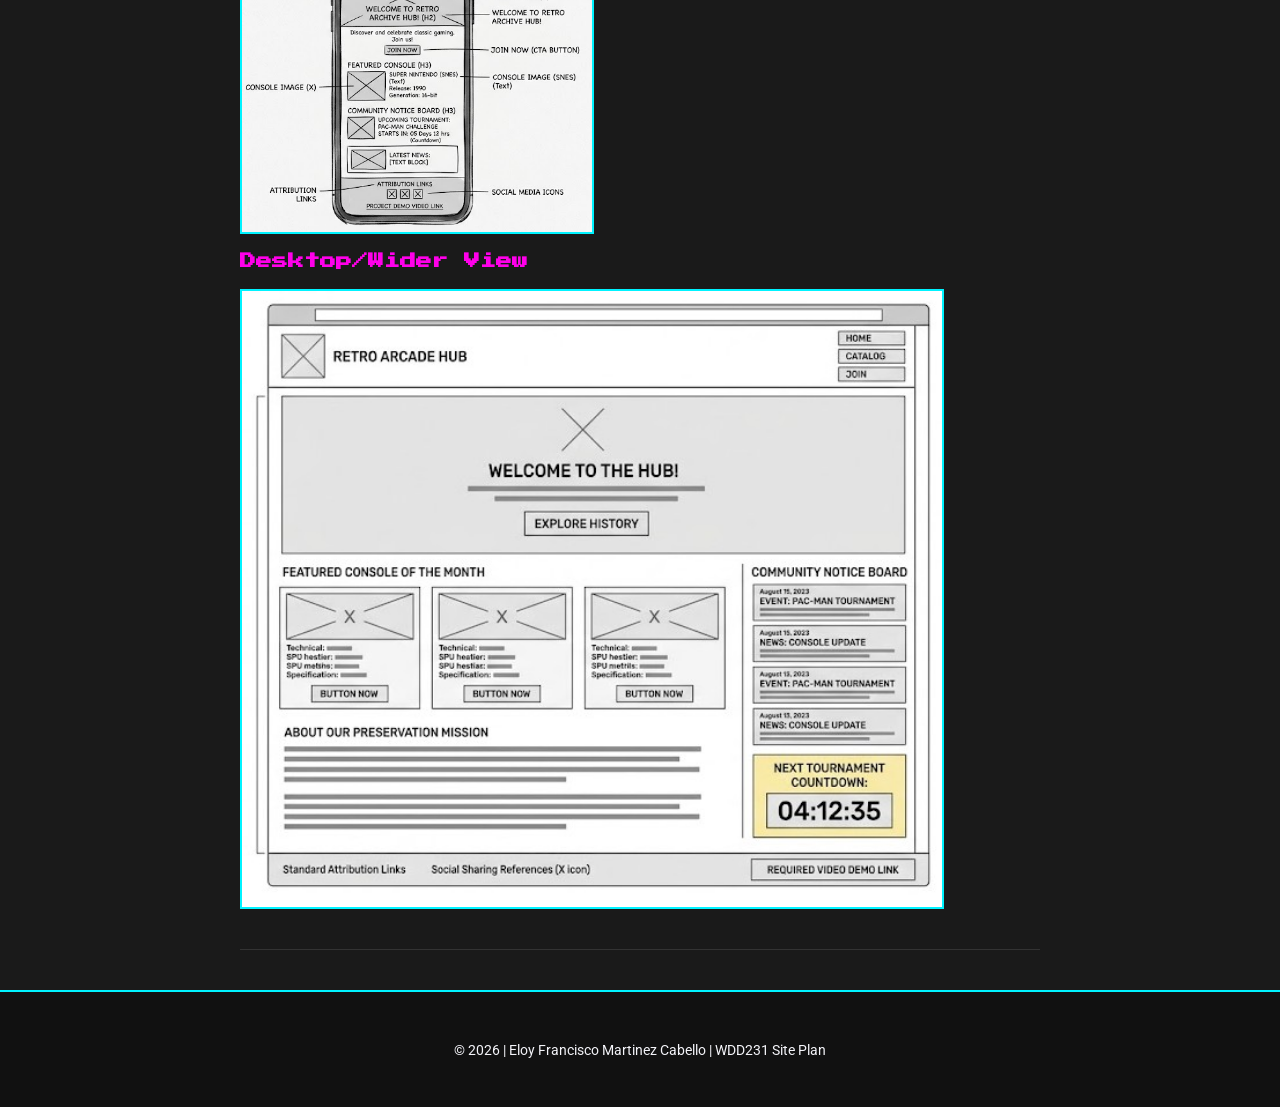
<file: project/siteplan.html>
<!DOCTYPE html>
<html lang="en">
<head>
    <meta charset="UTF-8">
    <meta name="viewport" content="width=device-width, initial-scale=1.0">
    <title>Site Plan - Retro Gaming Hub</title>
    <meta name="description" content="Site plan document for the Retro Gaming Hub website project.">
    <meta name="author" content="Eloy Francisco Martinez Cabello">
    
    <link rel="preconnect" href="https://fonts.googleapis.com">
    <link rel="preconnect" href="https://fonts.gstatic.com" crossorigin>
    <link href="https://fonts.googleapis.com/css2?family=Press+Start+2P&family=Roboto:wght@300;400;700&display=swap" rel="stylesheet">
    
    <link rel="stylesheet" href="styles/siteplan.css">
</head>
<body>
    <header>
        <h1>Site Plan: Retro Gaming Hub & Event Tracker</h1>
    </header>

    <main>
        <section>
            <h2>1. Site Name</h2>
            <p><strong>Name:</strong> Retro Gaming Hub & Event Tracker</p>
            <p><strong>Reason:</strong> This name clearly defines the core focus of the project: serving as a community platform for classic video games preservation, console information, and a hub for local arcade tournament events.</p>
        </section>

        <section>
            <h2>2. Site Purpose</h2>
            <p>The core purpose of the project is to create a functional hub that connects classic gaming enthusiasts while serving as a robust environment to demonstrate frontend development skills. It will provide a dynamic database of classic consoles (filterable by developer), a community notice board, and an interactive registration form for local arcade tournaments that tracks user high scores.</p>
        </section>

        <section>
            <h2>3. Scenarios</h2>
            <p>Target audience users would ask the following questions when visiting the site:</p>
            <ul>
                <li>"Where can I find detailed technical specifications and release dates for 16-bit consoles like the Super Nintendo or Sega Genesis?"</li>
                <li>"How can I register for the upcoming local arcade tournament and save my personal high scores?"</li>
            </ul>
        </section>

        <section>
            <h2>4. Color Schema</h2>
            <p>The site uses a dark retro-arcade/synthwave aesthetic:</p>
            <ul>
                <li><strong>Primary Background:</strong> Dark Charcoal (<code>#1a1a1a</code>) - Used for the main body background to reduce eye strain.</li>
                <li><strong>Primary Text:</strong> Smoke White (<code>#f4f4f9</code>) - Used for all general reading text and paragraphs.</li>
                <li><strong>Accent 1:</strong> Neon Cyan (<code>#00f3ff</code>) - Used for primary headings, links, and active elements.</li>
                <li><strong>Accent 2:</strong> Neon Magenta (<code>#ff00ea</code>) - Used for borders, buttons, highlights, and the modal dialog headers.</li>
            </ul>
        </section>

        <section>
            <h2>5. Typography</h2>
            <ul>
                <li><strong>Headings:</strong> <em>'Press Start 2P'</em>. This 8-bit style font provides a strong retro gaming identity. It will be applied to the site title and major section headings (h1, h2, h3).</li>
                <li><strong>Body Text:</strong> <em>'Roboto'</em>. A clean, modern sans-serif font used for all paragraphs, forms, and console database properties to ensure high readability and accessibility.</li>
            </ul>
        </section>

        <section>
            <h2>6. Wireframes</h2>
            <p>Below are the layout sketches for the Home Page (index.html).</p>
            
            <h3>Mobile View</h3>
            <img src="images/wireframe-mobile.png" alt="Mobile Wireframe Sketch" width="350">
            
            <h3>Desktop/Wider View</h3>
            <img src="images/wireframe-desktop.png" alt="Desktop Wireframe Sketch" width="700">
        </section>
    </main>

    <footer>
        <p>&copy; 2026 | Eloy Francisco Martinez Cabello | WDD231 Site Plan</p>
    </footer>
</body>
</html>
</file>
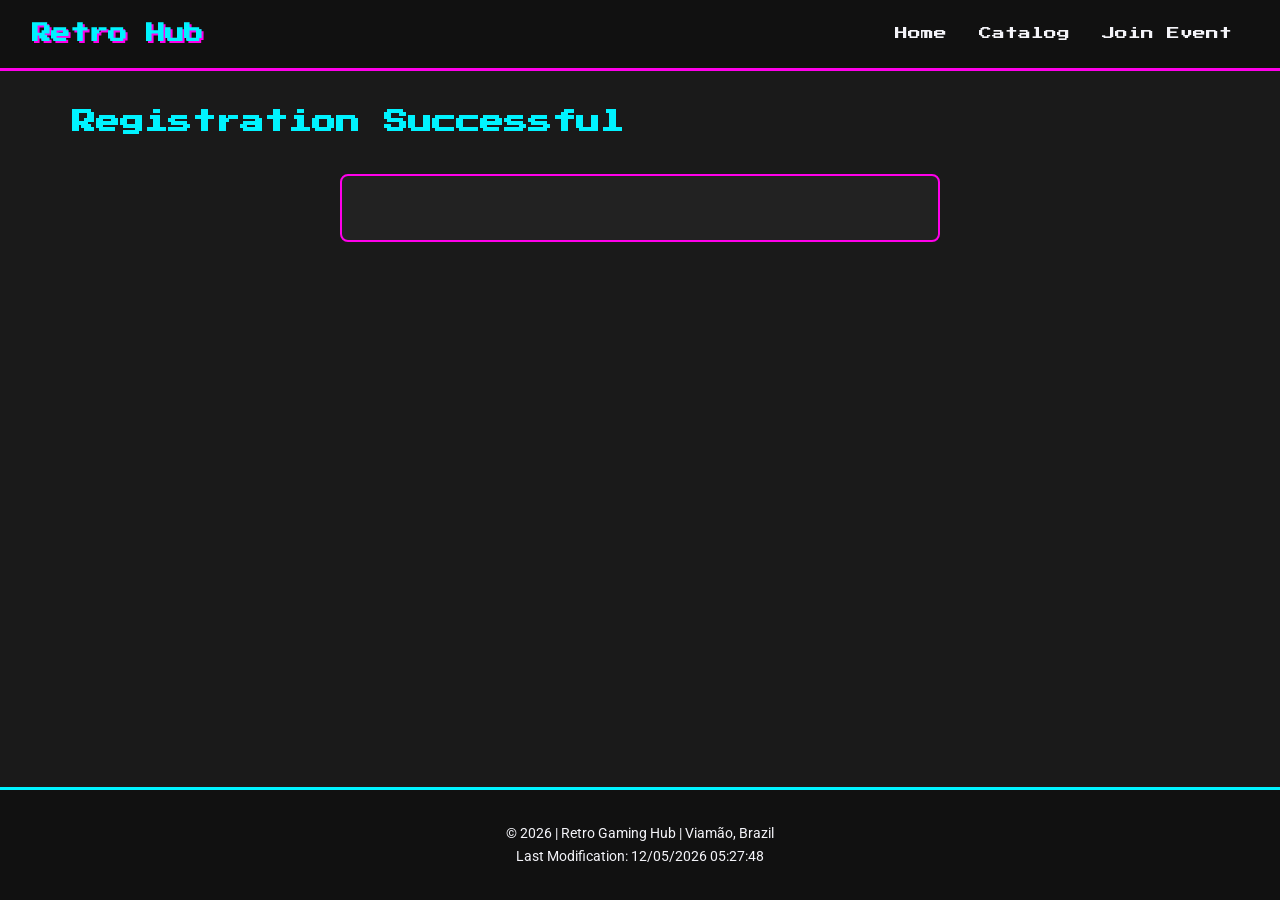
<file: project/thankyou.html>
<!DOCTYPE html>
<html lang="en">
<head>
    <meta charset="UTF-8">
    <meta name="viewport" content="width=device-width, initial-scale=1.0">
    <title>Registration Complete - Retro Gaming Hub</title>
    <meta name="description" content="Tournament registration confirmation.">
    <meta name="author" content="Eloy">
    <link rel="icon" href="favicon.ico" type="image/x-icon">
    <link rel="preconnect" href="https://fonts.googleapis.com">
    <link rel="preconnect" href="https://fonts.gstatic.com" crossorigin>
    <link href="https://fonts.googleapis.com/css2?family=Press+Start+2P&family=Roboto:wght@300;400;700&display=swap" rel="stylesheet">
    <link rel="stylesheet" href="styles/main.css">
    <script src="scripts/main.js" type="module" defer></script>
    <script src="scripts/thankyou.js" type="module" defer></script>
</head>
<body>
    <header>
        <div class="logo">
            <h1>Retro Hub</h1>
        </div>
        <button id="menu-btn" aria-label="Toggle navigation">☰</button>
        <nav id="nav-menu">
            <ul>
                <li><a href="index.html">Home</a></li>
                <li><a href="catalog.html">Catalog</a></li>
                <li><a href="join.html">Join Event</a></li>
            </ul>
        </nav>
    </header>

    <main>
        <h2>Registration Successful</h2>
        <div id="results" class="results-box"></div>
    </main>

    <footer>
        <div class="footer-content">
            <p>&copy; <span id="currentyear"></span> | Retro Gaming Hub | Viamão, Brazil</p>
            <p id="lastModified"></p>
        </div>
    </footer>
</body>
</html>
</file>
<file: styles/main.css>
:root {
  
  --clr-bg: #0d0f14;
  --clr-surface: #151820;
  --clr-surface-2: #1e2230;
  --clr-border: #2a2f42;

  --clr-accent: #4f8ef7;
  --clr-accent-hover: #3a7aee;
  --clr-gold: #f7c94f;

  --clr-text: #e8eaf2;
  --clr-muted: #9aa0bb;
  --ease: .18s ease;

  
  --clr-done-bg: #112a1c;
  --clr-done-border: rgba(74, 222, 128, 0.3);
  --clr-done-text: #4ade80;
  --clr-done-num: #4ade80;

  --ff-head: 'Syne', sans-serif;
  --ff-body: 'DM Sans', sans-serif;

  --radius: 12px;
  --header-h: 64px;
}

*, *::before, *::after { box-sizing: border-box; margin: 0; padding: 0; }
html { scroll-behavior: smooth; }
body {
  font-family: var(--ff-body);
  background: var(--clr-bg);
  color: var(--clr-text);
  line-height: 1.65;
  overflow-x: hidden;
}
a  { color: inherit; text-decoration: none; }
ul { list-style: none; }
button { cursor: pointer; font-family: inherit; }


header {
  position: sticky;
  top: 0;
  z-index: 200;
  height: var(--header-h);
  background: rgba(13,15,20,.93);
  -webkit-backdrop-filter: blur(14px);
  backdrop-filter: blur(14px);
  border-bottom: 1px solid var(--clr-border);
}

.header-inner {
  width: 100%;
  max-width: 1280px;
  margin: 0 auto;
  padding: 0 2rem;
  height: 100%;
  display: flex;
  align-items: center;
  gap: 1rem;
}

/* Logo */
.logo {
  display: flex;
  align-items: center;
  gap: 0.75rem;
  flex-shrink: 0;
}
.logo-mark {
  width: 38px;
  height: 38px;
  border-radius: 8px;
  background: var(--clr-accent);
  color: #fff;
  font-family: var(--ff-head);
  font-weight: 800;
  font-size: 1.15rem;
  display: grid;
  place-items: center;
}
.logo-text {
  display: flex;
  flex-direction: column;
  line-height: 1.25;
}
.logo-text strong { font-family: var(--ff-head); font-size: 0.92rem; font-weight: 700; }
.logo-text span   { font-size: 0.7rem; color: var(--clr-muted); }


#menu-toggle {
  display: none;
  flex-direction: column;
  justify-content: center;
  gap: 5px;
  background: none;
  border: none;
  padding: 6px;
  margin-left: auto;   
  z-index: 300;
}
#menu-toggle span {
  display: block;
  width: 24px;
  height: 2px;
  background: var(--clr-text);
  border-radius: 2px;
  transition: transform var(--ease), opacity var(--ease);
}
#menu-toggle[aria-expanded="true"] span:nth-child(1) { transform: translateY(7px) rotate(45deg); }
#menu-toggle[aria-expanded="true"] span:nth-child(2) { opacity: 0; }
#menu-toggle[aria-expanded="true"] span:nth-child(3) { transform: translateY(-7px) rotate(-45deg); }


#main-nav { margin-left: auto; }
#main-nav ul {
  display: flex;
  gap: 0.25rem;
}
#main-nav a {
  display: block;
  padding: 0.4rem 0.85rem;
  border-radius: 8px;
  font-size: 0.88rem;
  font-weight: 500;
  color: var(--clr-muted);
  transition: color var(--ease), background var(--ease);
}
#main-nav a:hover { color: var(--clr-text); background: var(--clr-surface-2); }
#main-nav a[aria-current="page"] {
  color: var(--clr-accent);
  background: rgba(79,142,247,.13);
}

.hero {
  width: 100%;
  padding: 5rem 2rem 4rem;
  background: radial-gradient(ellipse 60% 50% at 15% 40%, rgba(79,142,247,.08) 0%, transparent 70%);
}

.hero-inner {
  max-width: 1280px;
  margin: 0 auto;
  display: grid;
  grid-template-columns: 1fr 1fr;
  align-items: center;
  gap: 3rem;
}

.hero-content {
  max-width: 560px;
}

.hero-image {
  display: flex;
  justify-content: center;
  align-items: center;
}

.hero-image img {
  width: 100%;
  max-width: 420px;
  border-radius: var(--radius);
  border: 1px solid var(--clr-border);
  object-fit: cover;
  aspect-ratio: 4 / 3;
}

.eyebrow {
  font-size: 0.75rem;
  font-weight: 500;
  letter-spacing: 0.13em;
  text-transform: uppercase;
  color: var(--clr-accent);
  margin-bottom: 1rem;
}

.hero h1 {
  font-family: var(--ff-head);
  font-size: clamp(2.4rem, 5vw, 4rem);
  font-weight: 800;
  line-height: 1.1;
  margin-bottom: 1.25rem;
}
.hero h1 em { font-style: normal; color: var(--clr-gold); }

.hero-sub {
  color: var(--clr-muted);
  font-size: 1.05rem;
  max-width: 520px;
  margin-bottom: 2rem;
}

.btn-primary {
  display: inline-block;
  padding: 0.75rem 1.5rem;
  background: var(--clr-accent);
  color: #fff;
  border-radius: var(--radius);
  font-family: var(--ff-head);
  font-weight: 700;
  font-size: 0.95rem;
  transition: background var(--ease), transform var(--ease);
}
.btn-primary:hover { background: var(--clr-accent-hover); transform: translateY(-2px); }

.about-section {
  width: 100%;
  padding: 0 2rem 4rem;
}
.about-inner {
  display: grid;
  grid-template-columns: 1fr 1fr;
  gap: 3rem;
  padding: 2.5rem;
  background: var(--clr-surface);
  border: 1px solid var(--clr-border);
  border-radius: var(--radius);
}
.about-left {
  display: flex;
  flex-direction: column;
  gap: 1rem;
}
.about-left h2 {
  font-family: var(--ff-head);
  font-size: 1.6rem;
  font-weight: 700;
  line-height: 1.2;
}
.about-tagline {
  color: var(--clr-muted);
  font-size: 0.95rem;
  line-height: 1.6;
  max-width: 340px;
}
.social-links {
  display: flex;
  flex-wrap: wrap;
  gap: 0.6rem;
  margin-top: 0.5rem;
}
.social-links a {
  display: inline-flex;
  align-items: center;
  gap: 0.45rem;
  padding: 0.4rem 0.9rem;
  border-radius: 999px;
  border: 1px solid var(--clr-border);
  background: var(--clr-surface-2);
  color: var(--clr-muted);
  font-size: 0.82rem;
  font-weight: 500;
  transition: border-color var(--ease), color var(--ease), background var(--ease);
}
.social-links a:hover {
  border-color: var(--clr-accent);
  color: var(--clr-accent);
  background: rgba(79,142,247,.08);
}
.about-facts {
  display: flex;
  flex-direction: column;
  gap: 1.25rem;
}
.about-facts li {
  display: flex;
  align-items: flex-start;
  gap: 0.9rem;
}
.fact-icon {
  font-size: 1.3rem;
  flex-shrink: 0;
  margin-top: 0.1rem;
}
.about-facts div {
  display: flex;
  flex-direction: column;
  gap: 0.15rem;
}
.about-facts strong {
  font-size: 0.9rem;
  font-weight: 600;
  color: var(--clr-text);
}
.about-facts span {
  font-size: 0.83rem;
  color: var(--clr-muted);
  line-height: 1.5;
}

.courses-section {
  width: 100%;
  padding: 2rem 2rem 5rem;
}

.courses-section h2 {
  font-family: var(--ff-head);
  font-size: 1.9rem;
  font-weight: 700;
  margin-bottom: 0.4rem;
}

.section-sub {
  color: var(--clr-muted);
  font-size: 0.95rem;
  margin-bottom: 1.75rem;
}

.filter-bar {
  display: flex;
  gap: 0.5rem;
  flex-wrap: wrap;
  margin-bottom: 1.75rem;
}
.filter-btn {
  padding: 0.45rem 1.2rem;
  border-radius: 999px;
  border: 1px solid var(--clr-border);
  background: var(--clr-surface);
  color: var(--clr-muted);
  font-size: 0.88rem;
  font-weight: 500;
  transition: background var(--ease), border-color var(--ease), color var(--ease);
}
.filter-btn:hover {
  border-color: var(--clr-accent);
  color: var(--clr-accent);
}
.filter-btn.active {
  background: var(--clr-accent);
  border-color: var(--clr-accent);
  color: #fff;
}


.course-grid {
  display: grid;
  grid-template-columns: repeat(auto-fill, minmax(240px, 1fr));
  gap: 1rem;
}


.course-card {
  background: var(--clr-surface);
  border: 1px solid var(--clr-border);
  border-radius: var(--radius);
  padding: 1.1rem 1.25rem;
  display: flex;
  flex-direction: column;
  gap: 0.45rem;
  transition: border-color var(--ease), transform var(--ease);
}
.course-card:hover {
  border-color: var(--clr-accent);
  transform: translateY(-2px);
}
.course-card.completed {
  background: var(--clr-done-bg);
  border-color: var(--clr-done-border);
}
.course-card.completed:hover { border-color: var(--clr-done-text); }

.course-number {
  font-family: var(--ff-head);
  font-size: 0.78rem;
  font-weight: 700;
  letter-spacing: 0.07em;
  color: var(--clr-accent);
}
.course-card.completed .course-number { color: var(--clr-done-num); }

.course-name {
  font-size: 0.9rem;
  font-weight: 500;
  line-height: 1.4;
  flex: 1;
}

.card-footer {
  display: flex;
  justify-content: space-between;
  align-items: center;
  margin-top: 0.25rem;
}
.course-credits { font-size: 0.78rem; color: var(--clr-muted); }

.course-card.current {
  background: #0f1e35;
  border-color: rgba(79,142,247,.45);
}
.course-card.current:hover { border-color: var(--clr-accent); }
.course-card.current .course-number { color: var(--clr-accent); }

.badge-current {
  font-size: 0.7rem;
  font-weight: 600;
  padding: 0.18rem 0.55rem;
  border-radius: 999px;
  background: rgba(79,142,247,.18);
  color: var(--clr-accent);
}
.badge-completed {
  font-size: 0.7rem;
  font-weight: 600;
  padding: 0.18rem 0.55rem;
  border-radius: 999px;
  background: rgba(74,222,128,.15);
  color: var(--clr-done-text);
}

/* --- Credits bar --- */
.credits-bar {
  margin-top: 1.5rem;
  padding: 1rem 1.25rem;
  background: var(--clr-surface);
  border: 1px solid var(--clr-border);
  border-radius: var(--radius);
  display: flex;
  align-items: center;
  gap: 0.75rem;
  font-size: 0.92rem;
  color: var(--clr-muted);
}
.credits-bar strong {
  font-family: var(--ff-head);
  font-size: 1.5rem;
  font-weight: 800;
  color: var(--clr-gold);
}

footer {
  border-top: 1px solid var(--clr-border);
  background: var(--clr-surface);
}
.footer-inner {
  width: 100%;
  max-width: 1280px;
  margin: 0 auto;
  padding: 1.4rem 2rem;
  display: flex;
  justify-content: space-between;
  align-items: center;
  flex-wrap: wrap;
  gap: 0.75rem;
}
.footer-left {
  display: flex;
  flex-direction: column;
  gap: 0.2rem;
}
.footer-left strong { font-family: var(--ff-head); font-size: 0.9rem; }
.footer-left span   { font-size: 0.75rem; color: var(--clr-muted); }
.footer-right { text-align: right; }
.footer-right p { font-size: 0.75rem; color: var(--clr-muted); line-height: 1.7; }


@media (max-width: 700px) {


  #menu-toggle { display: flex; }

  #main-nav {
    display: none;          
    position: absolute;
    top: var(--header-h);
    left: 0;
    right: 0;
    background: var(--clr-surface);
    border-bottom: 1px solid var(--clr-border);
    padding: 1rem 1.5rem 1.25rem;
    margin-left: 0;         
    z-index: 150;
  }
  #main-nav.open { display: block; }
  #main-nav ul { flex-direction: column; gap: 0.25rem; }
  #main-nav a { font-size: 1rem; padding: 0.5rem 0.75rem; }

 
  .hero-inner { grid-template-columns: 1fr; gap: 2rem; }
  .hero-image { display: none; }

  .about-inner { grid-template-columns: 1fr; gap: 2rem; padding: 1.5rem; }
  .about-tagline { max-width: 100%; }

  
  .hero,
  .courses-section { padding-left: 1rem; padding-right: 1rem; }

 
  .footer-inner { flex-direction: column; align-items: flex-start; }
  .footer-right { text-align: left; }
}
</file>
<file: chamber/styles/small.css>
:root {
  --river:      #1b3a5c;
  --sky:        #2e6da4;
  --sky-light:  #d6e8f7;
  --valley:     #2d5a3d;
  --gold:       #c8822a;
  --gold-light: #f5e4c8;
  --snow:       #f4f6f8;
  --stone:      #4a4e57;
  --ink:        #1a1d23;

  --gold-badge:   #b87333;
  --silver-badge: #6e7e8e;
  --member-badge: #2d5a3d;

  --gap: 1rem;
  --radius: 6px;
  --font-heading: 'Bitter', Georgia, serif;
  --font-body: 'Source Sans 3', system-ui, sans-serif;
}

*,
*::before,
*::after {
  box-sizing: border-box;
}

body {
  font-family: var(--font-body);
  font-size: 1rem;
  line-height: 1.6;
  color: var(--ink);
  background-color: var(--snow);
  min-width: 320px;
}

img {
  max-width: 100%;
  display: block;
}

a {
  color: var(--sky);
  text-decoration: none;
}

a:hover,
a:focus {
  color: var(--valley);
  text-decoration: underline;
}

h1, h2, h3 {
  font-family: var(--font-heading);
  line-height: 1.2;
  margin: 0 0 .5rem;
}



header {
  background-color: var(--river);
  color: var(--snow);
  position: sticky;
  top: 0;
  z-index: 100;
  box-shadow: 0 2px 8px rgba(0,0,0,.35);
}

.header-inner {
  display: flex;
  align-items: center;
  justify-content: space-between;
  flex-wrap: wrap;
  padding: .75rem var(--gap);
  gap: .5rem;
}

.logo-area {
  display: flex;
  align-items: center;
  gap: .65rem;
}

.logo-area img {
  width: 48px;
  height: 48px;
  border-radius: 50%;
  object-fit: cover;
}

.logo-text {
  display: flex;
  flex-direction: column;
  line-height: 1.2;
}

.logo-title {
  font-family: var(--font-heading);
  font-size: 1.15rem;
  font-weight: 700;
  color: var(--gold-light);
  letter-spacing: .02em;
}

.logo-sub {
  font-size: .72rem;
  color: var(--sky-light);
  letter-spacing: .04em;
  text-transform: uppercase;
}

#menu-toggle {
  display: flex;
  flex-direction: column;
  justify-content: center;
  gap: 5px;
  background: none;
  border: none;
  cursor: pointer;
  padding: .4rem;
  border-radius: var(--radius);
}

#menu-toggle:focus-visible {
  outline: 2px solid var(--gold-light);
}

.bar {
  display: block;
  width: 24px;
  height: 2px;
  background-color: var(--snow);
  border-radius: 2px;
}

#main-nav {
  width: 100%;
  display: none;
}

#main-nav.open {
  display: block;
}

#main-nav ul {
  list-style: none;
  margin: 0;
  padding: .5rem 0;
  display: flex;
  flex-direction: column;
  gap: .1rem;
}

#main-nav a {
  display: block;
  padding: .55rem .75rem;
  color: var(--sky-light);
  font-size: .95rem;
  font-weight: 500;
  border-radius: var(--radius);
  transition: background-color .15s, color .15s;
}

#main-nav a:hover,
#main-nav a:focus {
  background-color: rgba(255,255,255,.1);
  color: #fff;
  text-decoration: none;
}

#main-nav a.active {
  background-color: var(--gold);
  color: var(--ink); 
  font-weight: 600;
}



.directory-hero {
  background-color: var(--river);
  background: linear-gradient(135deg, var(--river) 0%, var(--sky) 100%);
  color: #fff;
  padding: 2.5rem var(--gap) 2rem;
  text-align: center;
}

.directory-hero h1 {
  font-size: 2rem;
  color: var(--gold-light);
  margin-bottom: .4rem;
}


.directory-hero p {
  font-size: 1rem;
  color: var(--sky-light);
  margin: 0;
}



.directory-controls {
  padding: 1rem var(--gap);
  display: flex;
  justify-content: flex-end;
  border-bottom: 1px solid #dde3ea;
  background-color: #fff;
}

.view-toggle {
  display: flex;
  gap: .4rem;
}

.view-btn {
  display: flex;
  align-items: center;
  gap: .35rem;
  padding: .45rem .85rem;
  background-color: var(--snow);
  border: 1px solid #c5cdd8;
  border-radius: var(--radius);
  color: var(--stone);
  font-family: var(--font-body);
  font-size: .85rem;
  font-weight: 500;
  cursor: pointer;
  transition: background-color .15s, color .15s, border-color .15s;
}

.view-btn:hover {
  background-color: var(--sky-light);
  border-color: var(--sky);
  color: var(--river);
}

.view-btn.active {
  background-color: var(--river);
  border-color: var(--river);
  color: #fff;
}



.members-grid {
  display: grid;
  grid-template-columns: 1fr;
  gap: var(--gap);
  padding: var(--gap);
  max-width: 1200px;
  margin: 0 auto;
}

.member-card {
  background-color: #fff;
  border: 1px solid #dde3ea;
  border-radius: var(--radius);
  padding: 1.25rem;
  display: flex;
  flex-direction: column;
  align-items: center;
  text-align: center;
  gap: .5rem;
  transition: box-shadow .2s, transform .2s;
}

.member-card:hover {
  box-shadow: 0 4px 16px rgba(27,58,92,.12);
  transform: translateY(-2px);
}

.member-card img {
  width: 90px;
  height: 90px;
  object-fit: contain;
  border-radius: var(--radius);
  border: 1px solid #eaeef2;
  padding: .3rem;
}

.member-card h2 {
  font-size: 1rem;
  color: var(--river);
  margin: 0;
}

.member-address,
.member-phone {
  font-size: .85rem;
  color: var(--stone);
  margin: 0;
}

.member-card a {
  font-size: .82rem;
  word-break: break-all;
}



.members-list {
  display: flex;
  flex-direction: column;
  gap: .5rem;
  padding: var(--gap);
  max-width: 1200px;
  margin: 0 auto;
}

.member-row {
  background-color: #fff;
  border: 1px solid #dde3ea;
  border-radius: var(--radius);
  padding: .75rem 1rem;
  display: flex;
  align-items: center;
  gap: 1rem;
  flex-wrap: wrap;
}

.member-row img {
  width: 48px;
  height: 48px;
  object-fit: contain;
  border-radius: var(--radius);
  border: 1px solid #eaeef2;
  flex-shrink: 0;
}

.row-info {
  flex: 1;
  min-width: 0;
}

.row-info h2 {
  font-size: .95rem;
  color: var(--river);
  margin: 0 0 .15rem;
}

.row-info p {
  font-size: .82rem;
  color: var(--stone);
  margin: 0;
  white-space: nowrap;
  overflow: hidden;
  text-overflow: ellipsis;
}

.member-row a {
  font-size: .82rem;
  flex-shrink: 0;
}



.membership-badge {
  display: inline-block;
  font-size: .72rem;
  font-weight: 600;
  text-transform: uppercase;
  letter-spacing: .06em;
  padding: .2rem .6rem;
  border-radius: 20px;
  color: #fff;
}

.level-3 { background-color: var(--gold-badge); }
.level-2 { background-color: var(--silver-badge); }
.level-1 { background-color: var(--member-badge); }

.error-msg {
  padding: 2rem;
  text-align: center;
  color: var(--stone);
  font-size: .95rem;
}



footer {
  background-color: var(--river);
  color: var(--sky-light);
  margin-top: 3rem;
  padding: 2rem var(--gap) 1.5rem;
}

.footer-inner {
  display: flex;
  flex-direction: column;
  gap: 1.75rem;
  max-width: 1200px;
  margin: 0 auto;
}

.footer-brand img {
  width: 40px;
  height: 40px;
  border-radius: 50%;
  margin-bottom: .5rem;
}

.footer-brand p {
  margin: .2rem 0;
  font-size: .88rem;
  color: var(--sky-light);
}

.footer-brand strong {
  color: var(--gold-light);
  font-family: var(--font-heading);
}

.footer-brand a {
  color: var(--gold-light);
}

.footer-nav h2 {
  font-family: var(--font-heading);
  font-size: .9rem;
  color: var(--gold-light);
  text-transform: uppercase;
  letter-spacing: .08em;
  margin-bottom: .6rem;
}

.footer-nav ul {
  list-style: none;
  padding: 0;
  margin: 0;
  display: flex;
  flex-direction: column;
  gap: .3rem;
}

.footer-nav a {
  color: var(--sky-light);
  font-size: .88rem;
  transition: color .15s;
}

.footer-nav a:hover {
  color: #fff;
  text-decoration: none;
}

.footer-meta {
  font-size: .82rem;
  color: rgba(214,232,247,.7);
  border-top: 1px solid rgba(255,255,255,.1);
  padding-top: 1rem;
  width: 100%;
}

.footer-meta p {
  margin: .2rem 0;
}

.home-main {
  max-width: 1200px;
  margin: 0 auto;
  padding: 0 var(--gap) 2rem;
  display: flex;
  flex-direction: column;
  gap: 1.5rem;
}

.hero-container {
  position: relative;
  border-radius: var(--radius);
  overflow: hidden;
  margin-top: 1.5rem;
}
.home-hero-img {
  width: 100%;
  height: 350px;
  object-fit: cover;
  display: block;
}
.hero-cta-box {
  position: absolute;
  top: 50%;
  left: 50%;
  transform: translate(-50%, -50%);
  background: rgba(27, 58, 92, 0.9); 
  color: #fff;
  padding: 1.5rem;
  text-align: center;
  border-radius: var(--radius);
  width: 90%;
  max-width: 420px;
  box-shadow: 0 4px 15px rgba(0,0,0,0.3);
}
.hero-cta-box h1 { color: var(--gold-light); font-size: 1.8rem; }
.hero-cta-box p { font-size: 0.95rem; margin-bottom: 1.2rem; color: var(--sky-light); }

.btn-cta {
  display: inline-block;
  background: var(--gold);
  color: var(--ink); 
  padding: 0.6rem 1.2rem;
  border-radius: var(--radius);
  font-family: var(--font-heading);
  font-weight: bold;
  text-decoration: none;
  transition: background 0.2s;
}

.btn-cta:hover { 
  background: var(--valley); 
  color: #fff; 
  text-decoration: none; 
}

.home-grid-layout {
  display: flex;
  flex-direction: column;
  gap: 1.5rem;
}
.home-left-column {
  display: flex;
  flex-direction: column;
  gap: 1.5rem;
}

.events-card, .weather-card, .spotlights-container {
  background: #fff;
  border: 1px solid #dde3ea;
  border-radius: var(--radius);
  padding: 1.5rem;
  box-shadow: 0 2px 8px rgba(27,58,92,0.06);
}
.events-card h2, .weather-card h2, .spotlights-container h2 {
  color: var(--river);
  border-bottom: 2px solid var(--sky-light);
  padding-bottom: 0.5rem;
  margin-bottom: 1rem;
  font-size: 1.4rem;
}

.current-weather-info {
  display: flex;
  align-items: center;
  gap: 1rem;
}
.current-temp { font-size: 2.2rem; font-weight: bold; color: var(--river); margin: 0; line-height: 1; }
.current-desc { color: var(--stone); margin: 0; font-size: 0.95rem; }
.weather-divider { margin: 1.2rem 0; border: none; border-top: 1px solid #eaeef2; }
.forecast-grid { display: flex; justify-content: space-between; text-align: center; }
.forecast-item h4 { font-size: 0.85rem; margin: 0; color: var(--stone); }
.forecast-temp { font-weight: bold; margin: 0.2rem 0; color: var(--river); }
.forecast-desc { font-size: 0.8rem; color: var(--stone); margin: 0; }

.events-list { list-style: none; padding: 0; margin: 0; display: flex; flex-direction: column; gap: 1.2rem; }
.events-list li { border-left: 3px solid var(--gold); padding-left: 1rem; }
.events-list strong { display: block; color: var(--river); font-size: 1.05rem; }
.events-list span { font-size: 0.8rem; color: var(--stone); display: block; margin-bottom: 0.3rem; font-weight: 600; }
.events-list p { font-size: 0.9rem; margin: 0; color: var(--stone); }

.spotlights-grid { display: flex; flex-direction: column; gap: 1rem; }
.spotlight-card { border: 1px solid #eaeef2; border-radius: var(--radius); padding: 1.2rem; text-align: center; background: var(--snow); }
.spotlight-card h3 { color: var(--river); font-size: 1.1rem; margin: 0.5rem 0; }
.spotlight-body p { margin: 0.2rem 0; font-size: 0.85rem; color: var(--stone); }
.spotlight-web { display: inline-block; margin-top: 0.8rem; font-size: 0.85rem; font-weight: 600; }

/* --- DISCOVER PAGE: SMALL VIEWS --- */
.discover-layout {
  display: flex;
  flex-direction: column;
  gap: 2rem;
  padding: 1rem;
}

.visit-card, .demographics-card {
  background-color: #f4f6f8;
  border: 1px solid #ddd;
  padding: 1rem;
  margin-bottom: 1rem;
  border-radius: 5px;
}


#places-container {
  display: grid;
  grid-template-columns: 1fr;
  gap: 2rem;
}


.place-card {
  display: grid;
  border: 1px solid #ccc;
  border-radius: 8px;
  padding: 1rem;
  background: white;
  gap: 0.5rem;
  overflow: hidden; /* Evitar que la imagen se salga de los bordes redondeados */
  

  grid-template-areas: 
    "title"
    "photo"
    "address"
    "desc"
    "button";
}

.place-title { grid-area: title; margin: 0; font-size: 1.5rem; }
.place-fig { grid-area: photo; margin: 0; width: 100%; }
.place-fig img { width: 100%; height: auto; display: block; border-radius: 4px; }
.place-address { grid-area: address; font-style: italic; font-size: 0.9rem; color: #555; }
.place-desc { grid-area: desc; margin: 0; }
.place-btn { 
  grid-area: button; 
  padding: 0.5rem; 
  background-color: #1b3a5c; 
  color: white; 
  border: none; 
  cursor: pointer;
  border-radius: 4px;
}
</file>
<file: chamber/styles/larger.css>
@media (min-width: 640px) {

  #menu-toggle {
    display: none;
  }

  #main-nav {
    display: block;
    width: auto;
  }

  #main-nav ul {
    flex-direction: row;
    align-items: center;
    padding: 0;
    gap: .25rem;
  }

  #main-nav a {
    font-size: .9rem;
    padding: .4rem .7rem;
  }

  .members-grid {
    grid-template-columns: repeat(2, 1fr);
  }

  .member-row {
    flex-wrap: nowrap;
  }

  .footer-inner {
    flex-direction: row;
    justify-content: space-between;
    align-items: flex-start;
    flex-wrap: wrap;
    gap: 2rem;
  }

  .footer-brand { flex: 1 1 200px; }
  .footer-nav   { flex: 0 0 auto; }

  .footer-meta {
    flex: 1 1 100%;
    margin-top: .5rem;
  }
}

@media (min-width: 960px) {

  .home-grid-layout {
    display: grid;
    grid-template-columns: 1fr 1fr; 
    align-items: start;
    gap: 2rem;
  }

  .home-hero-img {
    height: 450px;
  }

  .header-inner {
    padding: .75rem 2rem;
  }

  .logo-title { font-size: 1.25rem; }

  #main-nav a {
    font-size: .95rem;
    padding: .45rem .85rem;
  }

  .directory-hero {
    padding: 3.5rem 2rem 3rem;
  }

  .directory-hero h1 {
    font-size: 2.6rem;
  }

  .directory-hero p {
    font-size: 1.05rem;
  }

  .directory-controls {
    padding: 1rem 2rem;
  }

  .members-grid {
    grid-template-columns: repeat(3, 1fr);
    padding: 1.5rem 2rem;
    gap: 1.25rem;
  }

  .members-list {
    padding: 1.5rem 2rem;
  }

  .member-card {
    padding: 1.75rem 1.25rem;
  }

  .member-card img {
    width: 110px;
    height: 110px;
  }

  footer {
    padding: 2.5rem 2rem 1.75rem;
  }

  .discover-layout {
    display: grid;
    grid-template-columns: 300px 1fr; 
    align-items: start;
  }

  #places-container {
    grid-template-columns: repeat(auto-fit, minmax(400px, 1fr));
  }

  .place-card {
    grid-template-columns: 200px 1fr; 
    grid-template-areas: 
      "photo title"
      "photo address"
      "photo desc"
      "photo button";
    align-items: center; 
  }

  .place-card img {
    transition: transform 0.3s ease, filter 0.3s ease;
  }

  .place-card:hover img {
    transform: scale(1.05);
    filter: brightness(1.1);
  }
}

@media (min-width: 1200px) {

  .members-grid {
    grid-template-columns: repeat(4, 1fr);
  }
}
</file>
<file: project/styles/main.css>
:root {
    --bg-dark: #1a1a1a;
    --text-light: #f4f4f9;
    --neon-cyan: #00f3ff;
    --neon-magenta: #ff00ea;
    --font-heading: 'Press Start 2P', system-ui;
    --font-body: 'Roboto', sans-serif;
}

* {
    margin: 0;
    padding: 0;
    box-sizing: border-box;
}

body {
    background-color: var(--bg-dark);
    color: var(--text-light);
    font-family: var(--font-body);
    line-height: 1.6;
    display: flex;
    flex-direction: column;
    min-height: 100vh;
}

h1, h2, h3 {
    font-family: var(--font-heading);
    color: var(--neon-cyan);
}


header {
    background-color: #111;
    border-bottom: 3px solid var(--neon-magenta);
    padding: 1rem 2rem;
    display: flex;
    justify-content: space-between;
    align-items: center;
    position: relative; 
}

header h1 {
    font-size: 1.2rem;
    text-shadow: 2px 2px var(--neon-magenta);
}


#menu-btn {
    display: block;
    background: none;
    border: none;
    color: var(--neon-cyan);
    font-size: 2rem;
    cursor: pointer;
}

nav ul {
    list-style: none;
    display: none;
    flex-direction: column;
    background-color: #111;
    position: absolute;
    top: 100%;
    left: 0;
    width: 100%;
    border-bottom: 2px solid var(--neon-cyan);
    z-index: 10;
}


nav ul.open {
    display: flex;
}

nav ul li a {
    display: block;
    padding: 1rem;
    text-decoration: none;
    color: var(--text-light);
    text-align: center;
    font-family: var(--font-heading);
    font-size: 0.8rem;
    transition: 0.3s;
}

nav ul li a:hover {
    color: var(--neon-magenta);
}


nav ul li a.active {
    color: var(--neon-magenta);
    border-bottom: 2px solid var(--neon-cyan);
}


main {
    flex-grow: 1; 
    padding: 2rem;
    max-width: 1200px;
    margin: 0 auto;
    width: 100%;
}


footer {
    background-color: #111;
    border-top: 3px solid var(--neon-cyan);
    padding: 2rem;
    text-align: center;
    font-size: 0.9rem;
}

.footer-links a, .social a {
    color: var(--neon-cyan);
    text-decoration: none;
    margin: 0 0.5rem;
}

.footer-links a:hover, .social a:hover {
    color: var(--neon-magenta);
}


@media (min-width: 768px) {
    #menu-btn {
        display: none; 
    }

    nav ul {
        display: flex; 
        flex-direction: row;
        position: static;
        width: auto;
        border-bottom: none;
    }

    nav ul li a {
        padding: 0.5rem 1rem;
    }
}

.hero {
    
    background: linear-gradient(rgba(26, 26, 26, 0.8), rgba(26, 26, 26, 0.8)), url('../images/snes.webp') center/cover;
    padding: 4rem 2rem;
    text-align: center;
    border-bottom: 3px solid var(--neon-cyan);
    margin-bottom: 2rem;
    border-radius: 8px;
}

.hero h2 {
    font-size: 1.5rem;
    text-shadow: 2px 2px var(--neon-magenta);
    margin-bottom: 1rem;
    line-height: 1.4;
}

.retro-btn {
    display: inline-block;
    background-color: var(--neon-magenta);
    color: #111;
    padding: 0.8rem 1.5rem;
    margin-top: 1rem;
    border-radius: 4px;
    border: none;
    cursor: pointer;
    font-family: var(--font-heading);
    font-size: 0.8rem;
    text-transform: uppercase;
    box-shadow: 0 0 10px var(--neon-magenta);
    transition: all 0.3s ease;
    text-decoration: none;
}

.retro-btn:hover {
    background-color: var(--bg-dark);
    color: var(--neon-cyan);
    box-shadow: 0 0 20px var(--neon-cyan);
}

.retro-card {
    background-color: #222;
    border: 1px solid #444;
    border-radius: 8px;
    padding: 1.5rem;
    box-shadow: 0 4px 6px rgba(0, 0, 0, 0.3);
}

.retro-card h2, .retro-card h3 {
    font-size: 1.1rem;
    margin-bottom: 1rem;
    border-bottom: 1px solid var(--neon-cyan);
    padding-bottom: 0.5rem;
}

.tournament-timer {
    text-align: center;
    padding: 1rem;
    background-color: #111;
    border: 1px solid var(--neon-cyan);
    border-radius: 4px;
    margin-bottom: 1.5rem;
}

.site-title {
    font-family: var(--font-heading);
    color: var(--neon-cyan);
    font-size: 1.2rem;
    text-shadow: 2px 2px var(--neon-magenta);
}

.attributions-card {
    margin-top: 2rem;
}

.attributions-list {
    margin-left: 2rem;
    margin-top: 1rem;
    margin-bottom: 2rem;
}

.home-grid {
    display: grid;
    grid-template-columns: 1fr; 
    gap: 2rem;
}

.card {
    background-color: #222;
    border: 1px solid #444;
    border-radius: 8px;
    padding: 1.5rem;
    box-shadow: 0 4px 6px rgba(0, 0, 0, 0.3);
}

.card h3 {
    font-size: 1.1rem;
    margin-bottom: 1rem;
    border-bottom: 1px solid var(--neon-cyan);
    padding-bottom: 0.5rem;
}

.featured-console img {
    width: 100%;
    height: auto;
    border-radius: 4px;
    border: 2px solid var(--neon-magenta);
    margin-bottom: 1rem;
}

.greeting {
    background-color: #111;
    padding: 1rem;
    border-left: 4px solid var(--neon-magenta);
    margin-bottom: 1.5rem;
    font-size: 0.95rem;
}

.tournament-timer {
    text-align: center;
    padding: 1rem;
    background-color: rgba(0, 243, 255, 0.05);
    border: 1px solid var(--neon-cyan);
    border-radius: 4px;
    margin-bottom: 1.5rem;
}

#countdown {
    font-family: var(--font-heading);
    color: var(--neon-magenta);
    font-size: 0.8rem;
    margin-top: 1rem;
}

@media (min-width: 768px) {
    .home-grid {
        grid-template-columns: 1fr 1fr; 
    }
    .hero h2 {
        font-size: 2rem;
    }
}

.filter-controls {
    display: flex;
    gap: 1rem;
    margin-bottom: 2rem;
    flex-wrap: wrap;
    justify-content: center;
}

.filter-btn {
    background-color: transparent;
    color: var(--neon-cyan);
    border: 2px solid var(--neon-cyan);
    padding: 0.5rem 1.5rem;
    font-family: var(--font-heading);
    font-size: 0.7rem;
    cursor: pointer;
    transition: 0.3s;
}

.filter-btn:hover {
    background-color: var(--neon-cyan);
    color: var(--bg-dark);
}

dialog {
    margin: auto;
    padding: 2rem;
    background-color: #222;
    border: 2px solid var(--neon-magenta);
    border-radius: 8px;
    color: var(--text-light);
    max-width: 400px;
    box-shadow: 0 0 20px rgba(255, 0, 234, 0.4);
}

dialog::backdrop {
    background-color: rgba(0, 0, 0, 0.8);
}

#modal-info {
    margin: 1.5rem 0;
    line-height: 1.8;
}

.retro-form {
    max-width: 600px;
    margin: 2rem auto;
    display: flex;
    flex-direction: column;
    gap: 1.5rem;
    background-color: #222;
    padding: 2.5rem;
    border: 2px solid var(--neon-cyan);
    border-radius: 8px;
    box-shadow: 0 0 15px rgba(0, 243, 255, 0.2);
}

.retro-form label {
    color: var(--neon-cyan);
    font-family: var(--font-heading);
    font-size: 0.8rem;
    margin-bottom: -0.8rem;
}

.retro-form input,
.retro-form select {
    padding: 1rem;
    background-color: #111;
    border: 1px solid #555;
    color: var(--text-light);
    font-family: var(--font-body);
    font-size: 1rem;
    border-radius: 4px;
    transition: 0.3s;
}

.retro-form input:focus,
.retro-form select:focus {
    outline: none;
    border-color: var(--neon-magenta);
    box-shadow: 0 0 8px var(--neon-magenta);
}

.results-box {
    max-width: 600px;
    margin: 2rem auto;
    background-color: #222;
    padding: 2rem;
    border: 2px solid var(--neon-magenta);
    border-radius: 8px;
    line-height: 2;
    font-size: 1.1rem;
}

.results-box p {
    border-bottom: 1px solid #333;
    padding-bottom: 0.5rem;
    margin-bottom: 0.5rem;
}
</file>
<file: chamber/styles/join.css>
:root {
    --np-badge: var(--stone);
    --bronze-badge: #cd7f32; 
}

@keyframes cardEntrance {
    from {
        opacity: 0;
        transform: translateY(20px);
    }
    to {
        opacity: 1;
        transform: translateY(0);
    }
}

.join-container {
    padding: var(--gap);
    max-width: 1200px;
    margin: 2rem auto;
}

.join-container h1 {
    text-align: center;
    color: var(--river);
    font-size: 2rem;
    margin-bottom: 1.5rem;
}

.form-section {
    margin-bottom: 2rem;
}

.join-form {
    background-color: #fff;
    border: 1px solid #dde3ea;
    border-radius: var(--radius);
    padding: 1.5rem;
    box-shadow: 0 2px 8px rgba(27,58,92,0.06);
}

.join-form label {
    display: block;
    margin-bottom: 1.25rem;
    color: var(--river);
    font-weight: 600;
    font-size: .95rem;
}

.join-form input[type="text"],
.join-form input[type="email"],
.join-form input[type="tel"],
.join-form textarea {
    display: block;
    width: 100%;
    padding: .75rem;
    margin-top: .4rem;
    border: 1px solid #c5cdd8;
    border-radius: var(--radius);
    font-family: var(--font-body);
    font-size: 1rem;
    background-color: var(--snow);
    transition: border-color .2s, box-shadow .2s;
}

.join-form input:focus,
.join-form textarea:focus {
    outline: none;
    border-color: var(--gold);
    box-shadow: 0 0 0 3px rgba(200, 130, 42, 0.2);
    background-color: #fff;
}

.join-form input:required {
    border-left: 4px solid var(--river);
}

.join-form input:required:valid {
    border-left-color: var(--valley);
}

.membership-selection {
    border: 1px solid #c5cdd8;
    border-radius: var(--radius);
    padding: 1rem;
    margin-bottom: 1.5rem;
    background-color: var(--snow);
}

.membership-selection legend {
    font-weight: 600;
    color: var(--river);
    padding: 0 .5rem;
}

.radio-label {
    display: flex !important;
    align-items: center;
    gap: .5rem;
    margin-bottom: .5rem !important;
    font-weight: normal !important;
    cursor: pointer;
    color: var(--ink);
}

.radio-label input[type="radio"] {
    accent-color: var(--gold);
    width: 1.2rem;
    height: 1.2rem;
}

.join-form textarea {
    height: 120px;
    resize: vertical;
}

.submit-btn {
    display: block;
    width: 100%;
    background: var(--gold);
    color: var(--ink);
    border: none;
    padding: 1rem;
    border-radius: var(--radius);
    font-family: var(--font-heading);
    font-size: 1.1rem;
    font-weight: bold;
    cursor: pointer;
    transition: background .2s, color .2s;
}

.submit-btn:hover {
    background: var(--valley);
    color: #fff;
}

.cards-section {
    display: grid;
    grid-template-columns: 1fr;
    gap: 1.25rem;
}

.membership-card {
    background-color: #fff;
    border: 1px solid #dde3ea;
    border-radius: var(--radius);
    padding: 1.5rem;
    text-align: center;
    box-shadow: 0 2px 8px rgba(27,58,92,0.06);
    border-top: 6px solid;
    
    opacity: 0;
    animation: cardEntrance 0.6s ease-out forwards;
}

.np-card     { border-top-color: var(--np-badge); animation-delay: 0.1s; }
.bronze-card { border-top-color: var(--bronze-badge); animation-delay: 0.2s; }
.silver-card { border-top-color: var(--silver-badge); animation-delay: 0.3s; }
.gold-card   { border-top-color: var(--gold-badge); animation-delay: 0.4s; }

.membership-card h3 {
    color: var(--river);
    font-size: 1.25rem;
}

.open-modal-btn {
    background-color: var(--snow);
    border: 1px solid var(--sky);
    color: var(--sky);
    padding: .5rem 1rem;
    border-radius: var(--radius);
    font-family: var(--font-body);
    font-weight: 600;
    cursor: pointer;
    margin-top: 1rem;
    transition: all .2s;
}

.open-modal-btn:hover {
    background-color: var(--sky);
    color: #fff;
}

.benefit-modal {
    border: none;
    border-radius: var(--radius);
    padding: 0;
    max-width: 500px;
    width: 90%;
    box-shadow: 0 4px 20px rgba(0, 0, 0, 0.4);
}

.benefit-modal::backdrop {
    background-color: rgba(26, 29, 35, 0.7); 
    -webkit-backdrop-filter: blur(4px);
    backdrop-filter: blur(4px);
}

.modal-inner {
    padding: 2rem;
    position: relative;
    background-color: #fff;
    color: var(--ink);
}

.close-modal-btn {
    position: absolute;
    top: 1rem;
    right: 1rem;
    background: none;
    border: none;
    font-size: 1.5rem;
    cursor: pointer;
    color: var(--stone);
    transition: color .2s;
}

.close-modal-btn:hover {
    color: var(--gold);
}

.modal-inner h4 {
    color: var(--river);
    border-bottom: 2px solid var(--gold-light);
    padding-bottom: .5rem;
    margin-bottom: 1rem;
}

.modal-inner ul {
    padding-left: 1.25rem;
}

.modal-inner li {
    margin-bottom: .5rem;
    color: var(--stone);
}

@media (min-width: 960px) {
    .join-container {
        display: grid;
        grid-template-columns: 1.5fr 1fr;
        gap: 2rem;
        align-items: start;
    }

    .join-container h1 {
        grid-column: 1 / -1;
    }

    .form-section {
        margin-bottom: 0;
    }

    .cards-section {
        position: sticky;
        top: 90px; 
    }
}
/* THANK YOU PAGE STYLES*/
.thankyou-section {
    max-width: 600px;
    margin: 0 auto;
}

.thankyou-msg {
    text-align: center;
    margin-bottom: 2rem;
}

.thankyou-name {
    color: var(--river);
    font-family: var(--font-heading);
}

.summary-box {
    background-color: var(--snow);
    padding: 1.5rem;
    border-radius: var(--radius);
    border-left: 4px solid var(--gold);
}

.summary-title {
    color: var(--river);
    margin-top: 0;
    margin-bottom: 1rem;
    border-bottom: 1px solid #c5cdd8;
    padding-bottom: 0.5rem;
}
</file>
<file: project/styles/siteplan.css>
:root {
    --bg-dark: #1a1a1a;
    --text-light: #f4f4f9;
    --neon-cyan: #00f3ff;
    --neon-magenta: #ff00ea;
    
    --font-heading: 'Press Start 2P', system-ui, sans-serif;
    --font-body: 'Roboto', sans-serif;
}


body {
    background-color: var(--bg-dark);
    color: var(--text-light);
    font-family: var(--font-body);
    line-height: 1.6;
    margin: 0;
    padding: 0;
}

header {
    background-color: #111;
    border-bottom: 4px solid var(--neon-magenta);
    padding: 2rem;
    text-align: center;
}

main {
    max-width: 800px;
    margin: 2rem auto;
    padding: 0 1rem;
}

section {
    margin-bottom: 2.5rem;
    padding-bottom: 1.5rem;
    border-bottom: 1px solid #333;
}


h1, h2, h3 {
    font-family: var(--font-heading);
    color: var(--neon-cyan);
    line-height: 1.4;
}

h1 {
    font-size: 1.8rem;
    text-shadow: 2px 2px var(--neon-magenta);
}

h2 {
    font-size: 1.2rem;
    margin-top: 1.5rem;
}

h3 {
    font-size: 1rem;
    color: var(--neon-magenta);
}

a {
    color: var(--neon-cyan);
    text-decoration: none;
}

a:hover {
    color: var(--neon-magenta);
    text-decoration: underline;
}

ul {
    list-style-type: square;
}

img {
    max-width: 100%;
    height: auto;
    border: 2px solid var(--neon-cyan);
    display: block;
    margin: 1rem 0;
}

footer {
    text-align: center;
    padding: 2rem;
    font-size: 0.9rem;
    border-top: 2px solid var(--neon-cyan);
    background-color: #111;
}
</file>
